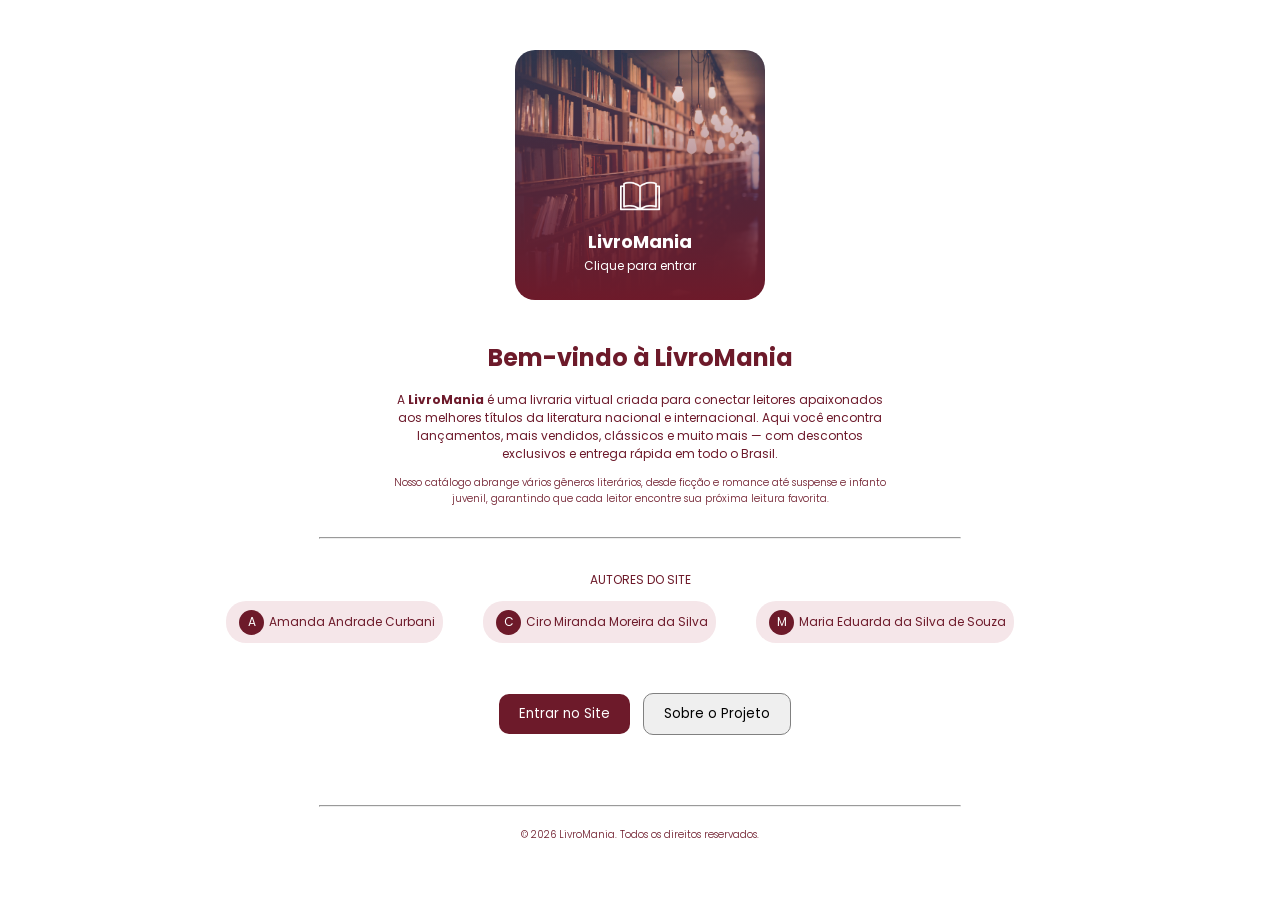
<file: index.html>
<!DOCTYPE html>
<html lang="en">
<head>
    <meta charset="UTF-8">
    <meta name="viewport" content="width=device-width, initial-scale=1.0">
    <title>Projeto LivroMania</title>

    <link rel="preconnect" href="https://fonts.googleapis.com">
    <link rel="preconnect" href="https://fonts.gstatic.com" crossorigin>
    <link href="https://fonts.googleapis.com/css2?family=Poppins:ital,wght@0,100;0,200;0,300;0,400;0,500;0,600;0,700;0,800;0,900;1,100;1,200;1,300;1,400;1,500;1,600;1,700;1,800;1,900&display=swap" rel="stylesheet">

    <link rel="stylesheet" href="index.css">

    <link rel="icon" type="image/svg+xml" href="icon/livro-esquerdo.svg" sizes="any">
</head>
<body>
    <main>
    <a href="HomePage.html" class="linkImg">
        <div class="cardLink">
            <span>
                <img src="icon/livroBranco.png">
                <h2>LivroMania</h2>
                <p>Clique para entrar</p>
            </span>
        </div>
    </a>

    <div class="info">
        <h1>Bem-vindo à LivroMania</h1>
        <p>A <span>LivroMania</span> é uma livraria virtual criada para conectar leitores apaixonados aos melhores títulos da literatura nacional e internacional. Aqui você encontra lançamentos, mais vendidos, clássicos e muito mais — com descontos exclusivos e entrega rápida em todo o Brasil.</p>

        <p class="legenda">Nosso catálogo abrange vários gêneros literários, desde ficção e romance até suspense e infanto juvenil, garantindo que cada leitor encontre sua próxima leitura favorita.</p>
    </div>
    

    <hr>
    <h3>AUTORES DO SITE</h3>
    <div class="aut">
        
        <span class="autores">
            <div class="iconAut">A</div>
            <p>Amanda Andrade Curbani</p>
        </span>

        <span class="autores">
            <div class="iconAut">C</div>
            <p>Ciro Miranda Moreira da Silva</p>
        </span>

        <span class="autores">
            <div class="iconAut">M</div>
            <p>Maria Eduarda da Silva de Souza</p>
        </span>
    </div>

    <div class="botoes">
        <a href="HomePage.html"><button id="entrar" class="botao" >Entrar no Site</button></a>
        <a href="sobre.html"><button  id="sobre" class="botao">Sobre o Projeto</button></a>
    </div>
    
    </main>

    <footer>
        <hr>
        <p>© 2026 LivroMania. Todos os direitos reservados.</p>
    </footer>
    
</body>
</html>
</file>
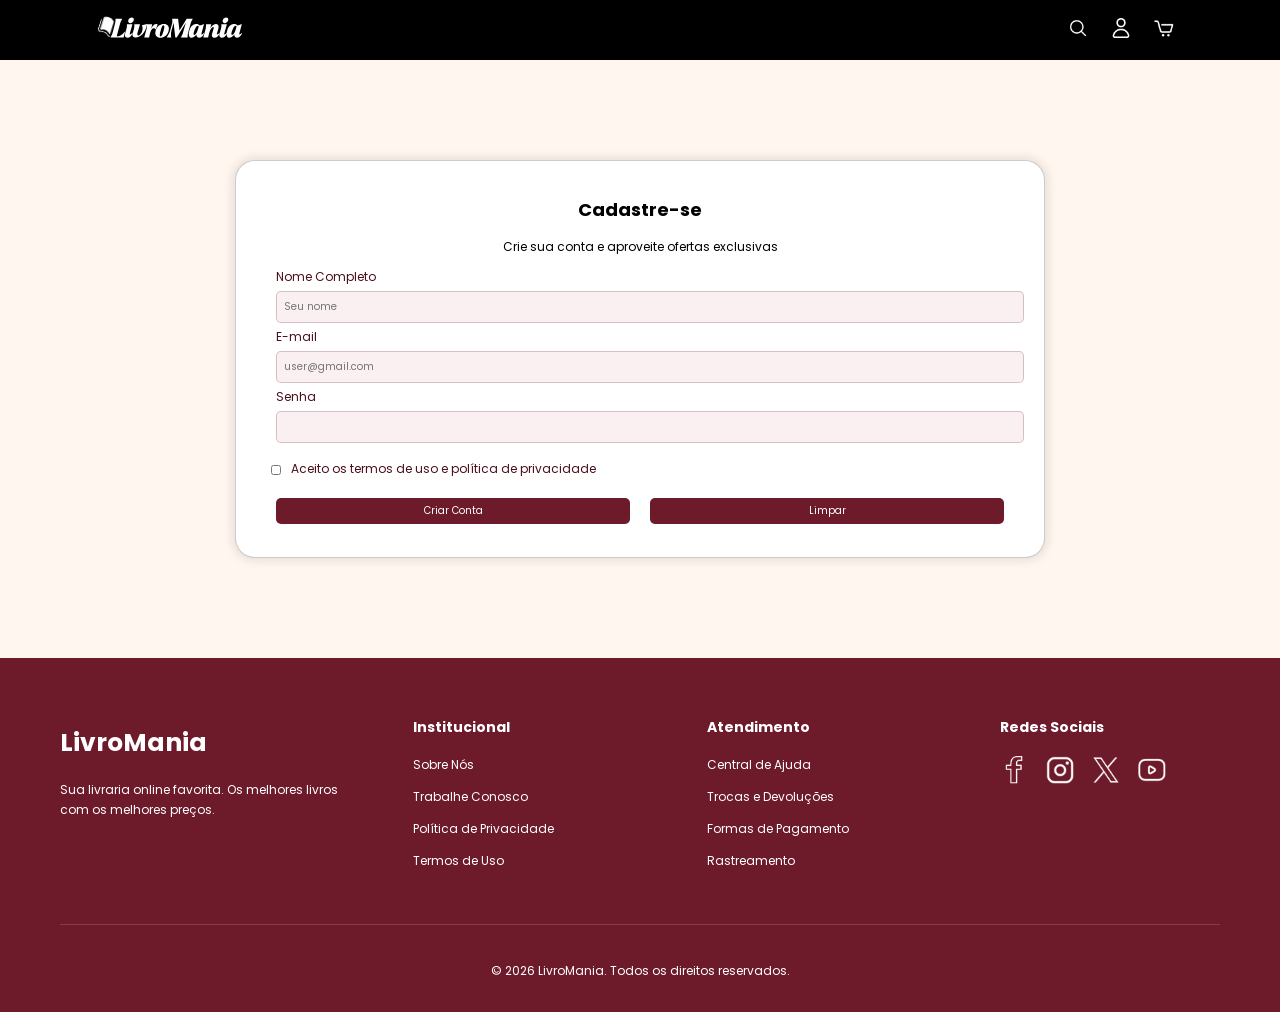
<file: cadastro.html>
<!DOCTYPE html>
<html lang="pt-br">
<head>
    <meta charset="UTF-8">
    <meta name="viewport" content="width=device-width, initial-scale=1.0">
    <title>Cadastro</title>

    <link rel="preconnect" href="https://fonts.googleapis.com">
    <link rel="preconnect" href="https://fonts.gstatic.com" crossorigin>
    <link href="https://fonts.googleapis.com/css2?family=Poppins:ital,wght@0,100;0,200;0,300;0,400;0,500;0,600;0,700;0,800;0,900;1,100;1,200;1,300;1,400;1,500;1,600;1,700;1,800;1,900&display=swap" rel="stylesheet">

    <link rel="stylesheet" href="cadastro.css">

    <link rel="icon" type="image/svg+xml" href="icon/livro-esquerdo.svg" sizes="any">
</head>
<body>
     <!-- CABEÇALHO -->
    <header>
        <nav>
            <div class="containerNav">

                <a href="HomePage.html" class="logo">
                    <img src="icon/logo.svg">
                </a>

                <span>
                    <button class="icon"><img src="icon/lupa.png"></button>
                    <a href="cadastro.html"><button class="icon"><img src="icon/user.png"></button></a>
                    <button class="icon"><img src="icon/carrinho.png"></button>
                </span>
            </div>

        </nav>
    </header>
          <span id="contForm">
                <section class="formulario">
                        <h2>Cadastre-se</h2>
                        <p>Crie sua conta e aproveite ofertas exclusivas</p>
                        
                        <form method="post" action="mailto:livromania35@gmail.com">
                            <label for="nome">Nome Completo</label>
                            <input type="text" name="nome" size="200" required placeholder="Seu nome">
                            
                            <label for="email">E-mail</label>
                            <input type="email" name="email" size="200" required placeholder="user@gmail.com">
                            
                            <label for="senha">Senha</label>
                            <input type="password" name="senha" size="200" maxlength="12"required>
                            
                        
                        
                            <labeL for="genero"></labeL>
                            

                            
                            <spam class= "conta">
                                <input type="checkbox" class="aceito" required>
                                <label for="checkbox" class="aceito">Aceito os termos de uso e política de privacidade</label>
                            </spam>

                            <spam id="envio">
                                <input id="conta" type="submit" value="Criar Conta">
                                <input id="conta" type="reset" value="Limpar">
                            </spam>
                        </form>
            </section>
          </span>
 

             <!-- MENU HAMBURGUER -->
        <div id="menuresp">
            
            <nav class="menumobile">
                <a href="HomePage.html" class="linkHome"><img src="icon/logo.svg" id="logo"></a>
                <input type= "checkbox" class="menu-faketrigger">
                <div class="menu-lines">
                    <span ></span>
                    <span ></span>
                    <span ></span>
                </div>

                <ul>
                    <li><a href="HomePage.html">Home</a></li>
                    <li><a href="generosLiterarios.html">Livros</a></li>
                    <li><a href="cadastro.html">Cadastro</a></li>
                    <li><a href="index.html">Index</a></li>
                    <li><a href="sobre.html">Sobre o Projeto</a></li>
                </ul>
           </nav> 
        </div>  
        
        <!--RODAPÉ-->

        <footer>
            <div class="footer-container">

                <div class="footer-col">
                    <h2>LivroMania</h2>
                    <p>Sua livraria online favorita. Os melhores livros com os melhores preços.</p>
                </div>

                <div class="footer-col">
                    <h3>Institucional</h3>
                    <ul>
                        <li><a href="#">Sobre Nós</a></li>
                        <li><a href="#">Trabalhe Conosco</a></li>
                        <li><a href="#">Política de Privacidade</a></li>
                        <li><a href="#">Termos de Uso</a></li>
                    </ul>
                </div>

                <div class="footer-col">
                    <h3>Atendimento</h3>
                    <ul>
                        <li><a href="#">Central de Ajuda</a></li>
                        <li><a href="#">Trocas e Devoluções</a></li>
                        <li><a href="#">Formas de Pagamento</a></li>
                        <li><a href="#">Rastreamento</a></li>
                    </ul>
                </div>

                <div class="footer-col">
                    <h3>Redes Sociais</h3>

                    <div class="social-icons">
                        <a href="#"><img src="icon/facebook.png" alt="Facebook"></a>
                        <a href="#"><img src="icon/instagram.png" alt="Instagram"></a>
                        <a href="#"><img src="icon/x-app.png" alt="X"></a>
                        <a href="#"><img src="icon/youtube.png" alt="YouTube"></a>
                    </div>
                </div>

            </div>

            <div class="footer-bottom">
                <p>© 2026 LivroMania. Todos os direitos reservados.</p>
            </div>

        </footer>

</body>
</html>
</file>
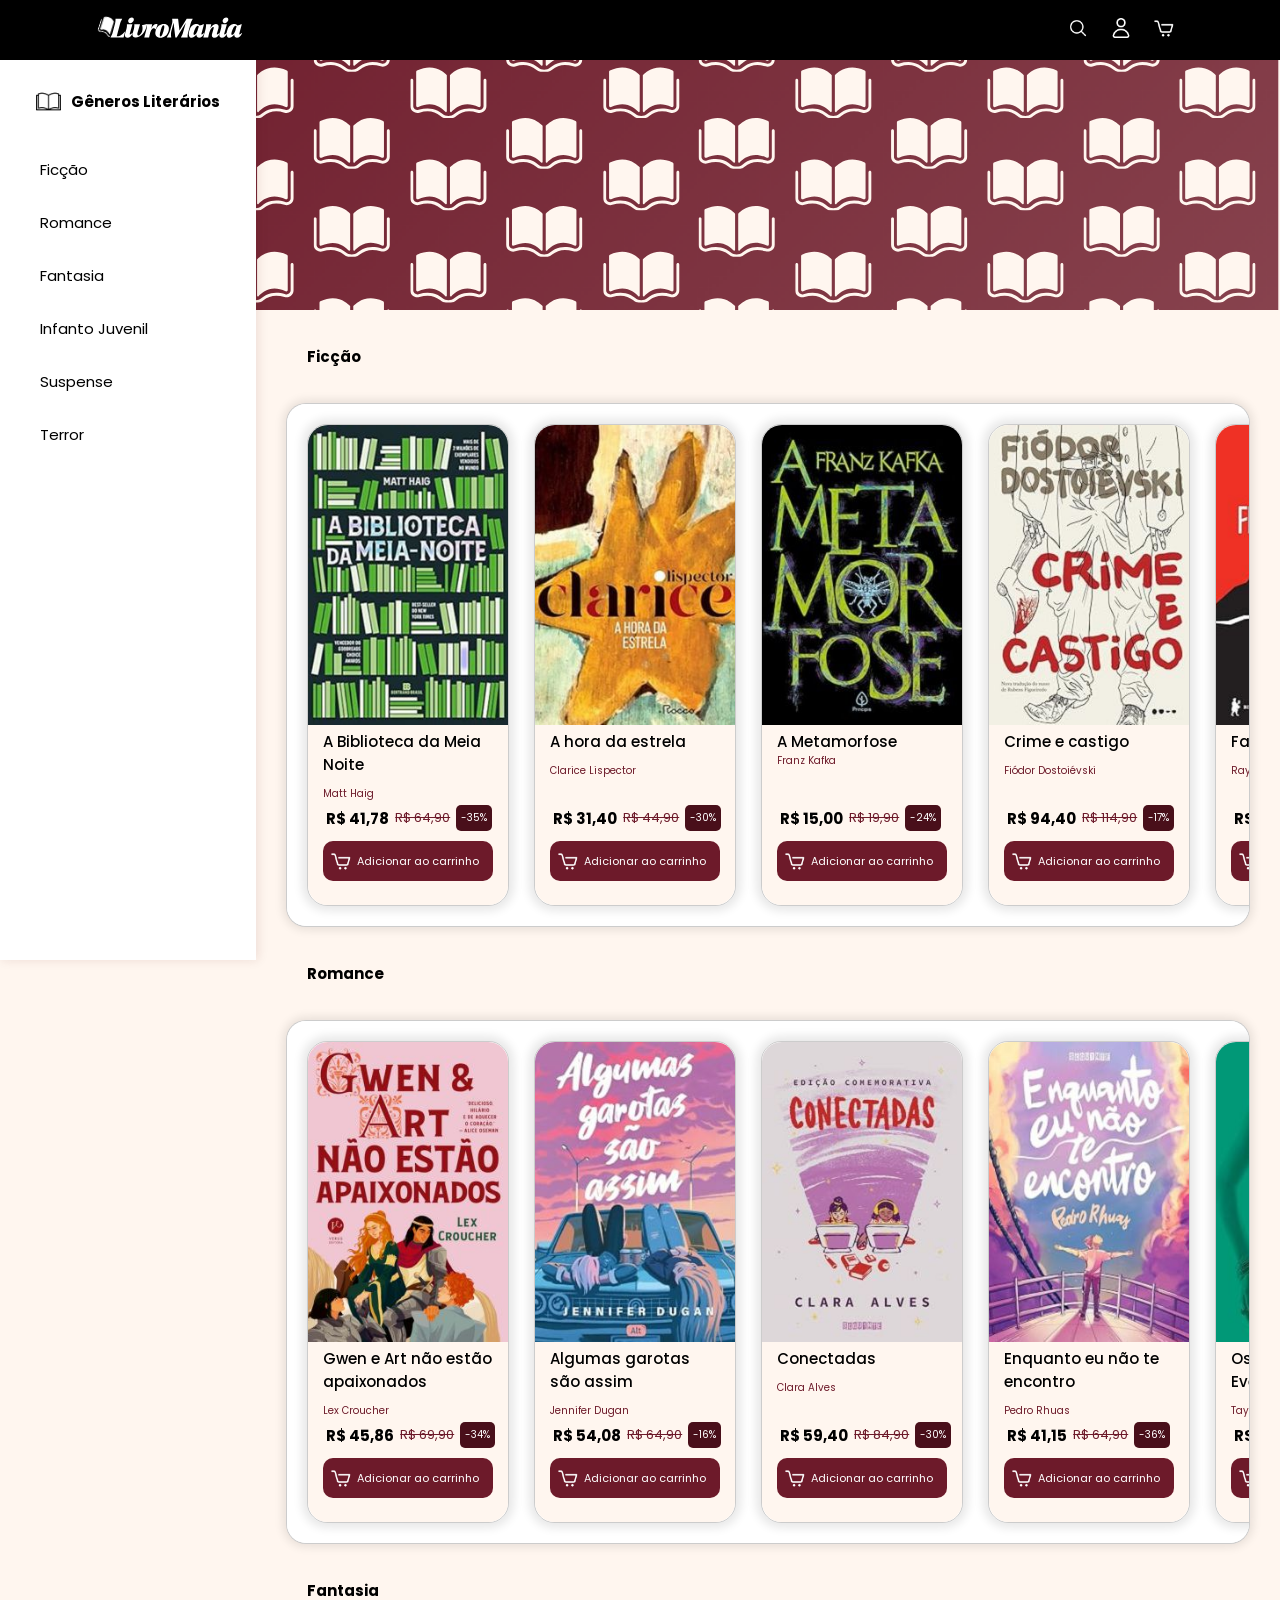
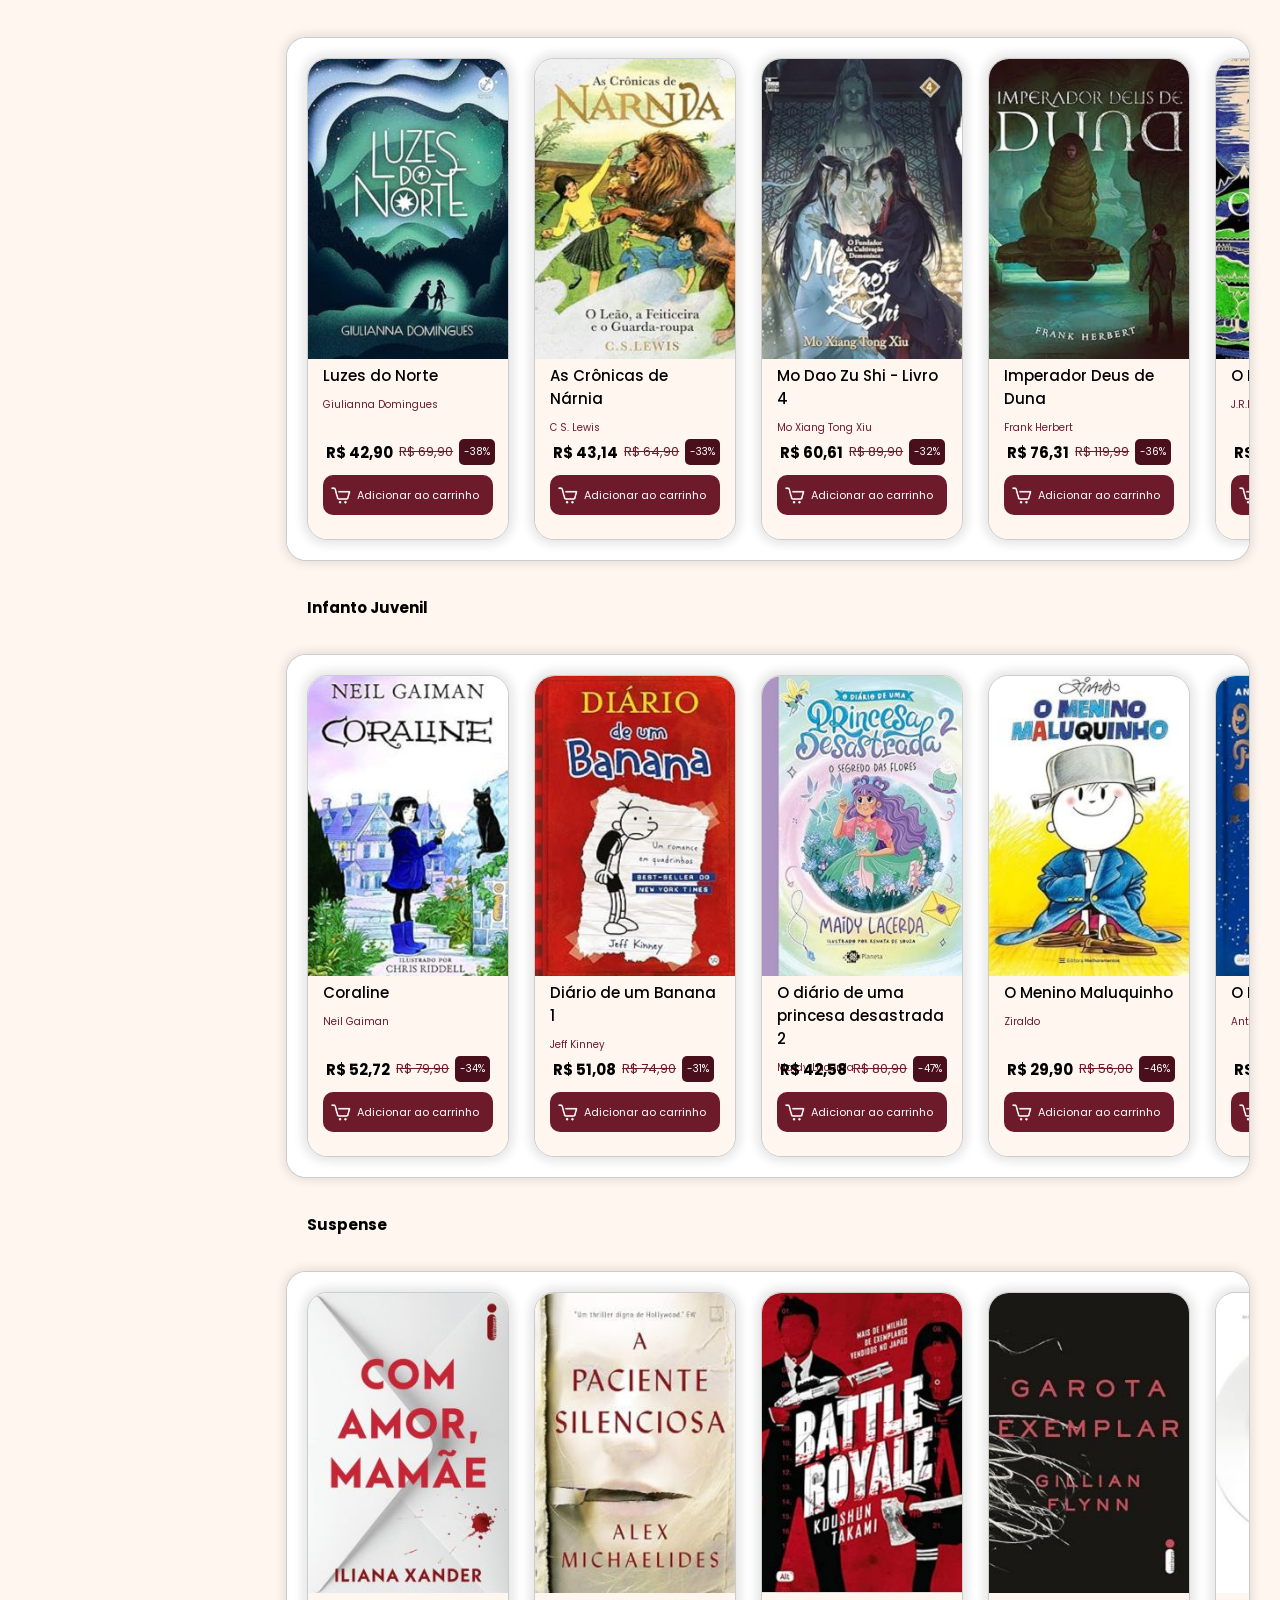
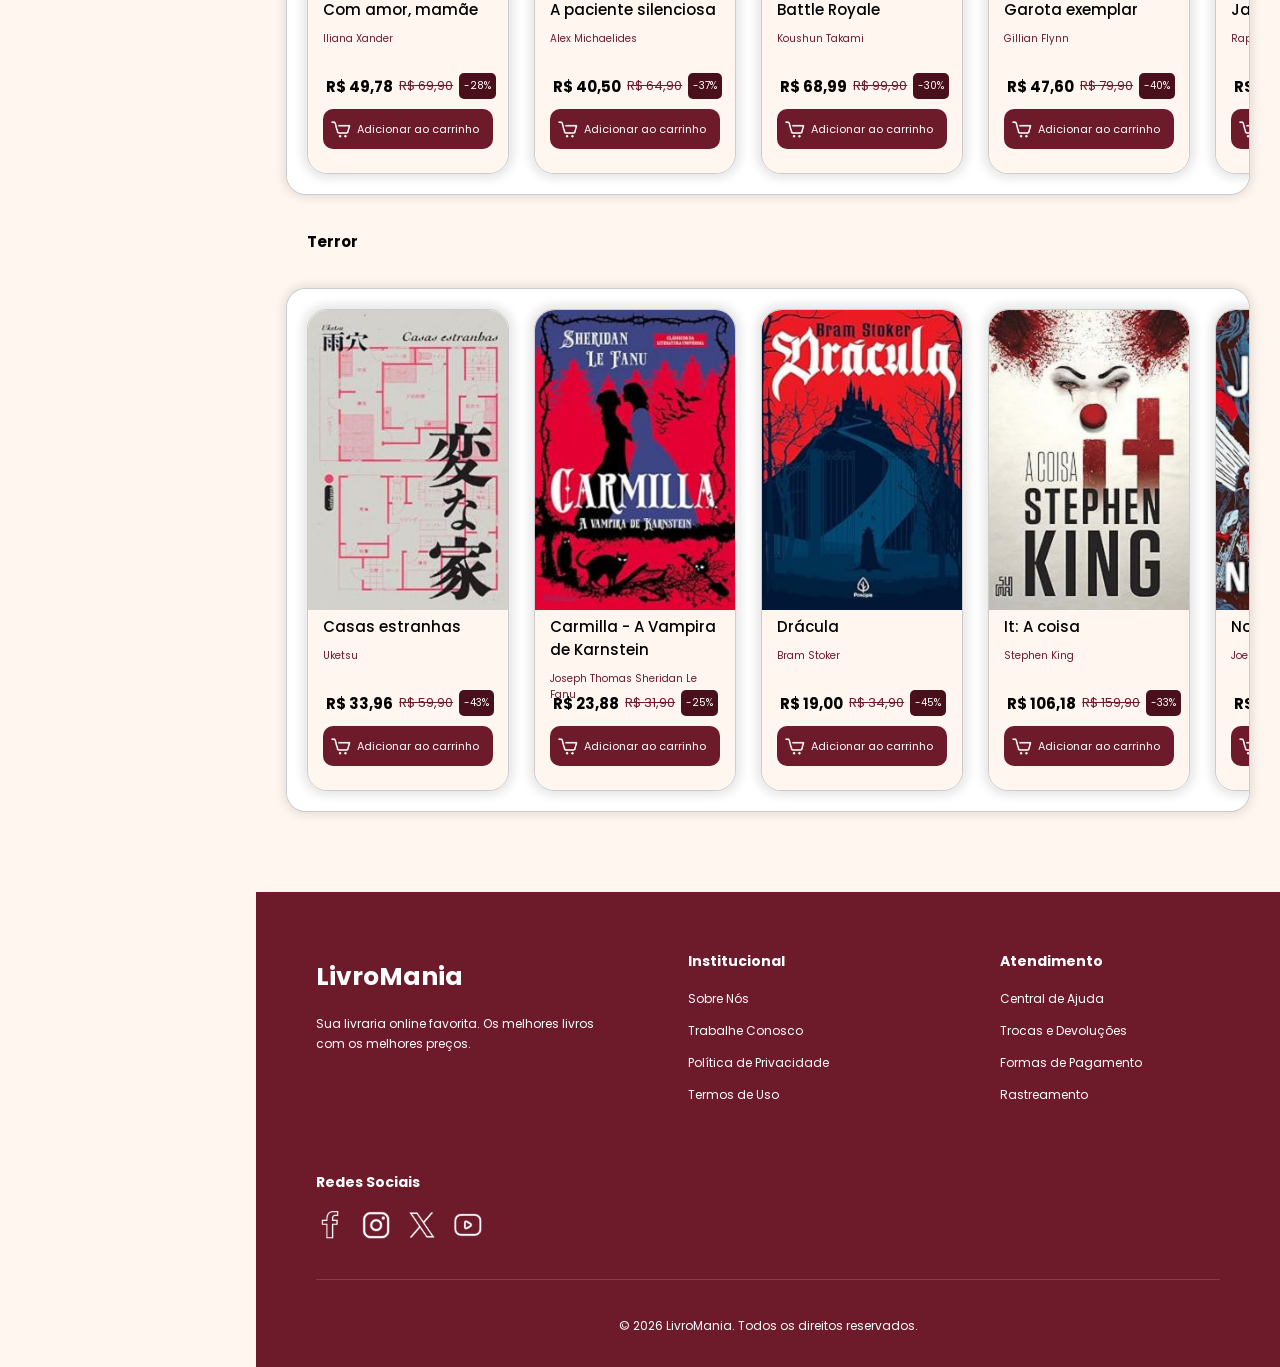
<file: generosLiterarios.html>
<!DOCTYPE html>
<html lang="pt-br">

<head>
    <meta charset="UTF-8">
    <meta name="viewport" content="width=device-width, initial-scale=1.0">
    <title>Livros</title>

    <link rel="stylesheet" href="generosLiterarios.css">

    <link rel="preconnect" href="https://fonts.googleapis.com">
    <link rel="preconnect" href="https://fonts.gstatic.com" crossorigin>
    <link
        href="https://fonts.googleapis.com/css2?family=Poppins:ital,wght@0,100;0,200;0,300;0,400;0,500;0,600;0,700;0,800;0,900;1,100;1,200;1,300;1,400;1,500;1,600;1,700;1,800;1,900&display=swap"
        rel="stylesheet">

        <link rel="icon" type="image/svg+xml" href="icon/livro-esquerdo.svg" sizes="any">
</head>

<body>
    <!-- CABEÇALHO -->
    <header>
        <nav>
            <div class="containerNav">
                <a href="HomePage.html" class="logo">
                    <img src="icon/logo.svg">
                </a>

                <span>
                    <button class="icon"><img src="icon/lupa.png"></button>
                    <a href="cadastro.html"><button class="icon"><img src="icon/user.png"></button></a>
                    <button class="icon"><img src="icon/carrinho.png"></button>
                </span>
            </div>
        </nav>
    </header>

    <!-- MENU LATERAL -->

    <aside>
        <nav class="menulateral">
            <span>
                <img src="icon/livro.png">
                <h3 class="titulo">Gêneros Literários</h3>
            </span>
            <ul>
                <li><a href="#fic">Ficção</a></li>
                <li><a href="#rom">Romance</a></li>
                <li><a href="#fant">Fantasia</a></li>
                <li><a href="#inf">Infanto Juvenil</a></li>
                <li><a href="#sus">Suspense</a></li>
                <li><a href="#ter">Terror</a></li>
            </ul>
        </nav>
    </aside>


    <div class="containerMain">

        <h3 class="titulo" id="fic">Ficção</h3>

        <section class="lancamentos secLivros">

            <span class="livros">


                <a href="livros/livroFiccao.html" class="linkLivro"><img class="capa"
                        src="capas/Ficcao/capaFic1.jpg"></a>
                <div>
                    <span class="boxInfo">
                        <h4>A Biblioteca da Meia Noite</h4>
                        <p>Matt Haig</p>
                    </span>


                    <section class="containerInfo">
                        <span class="box">
                            <p>R$ 41,78</p>
                            <p class="preco">R$ 64,90</p>
                            <p>-35%</p>
                        </span>

                        <span class="addCarrinho">
                            <img src="icon/carrinho.png">
                            <button><a class="linkCompra" href="#">Adicionar ao carrinho</a></button>
                        </span>
                    </section>

                </div>

            </span>

            <span class="livros">

                <img class="capa" src="capas/Ficcao/capaFic2.jpg">
                <div>
                    <span class="boxInfo">
                        <h4>A hora da estrela</h4>
                        <p>Clarice Lispector</p>
                    </span>

                    <section class="containerInfo">
                        <span class="box">
                            <p>R$ 31,40</p>
                            <p class="preco">R$ 44,90</p>
                            <p>-30%</p>
                        </span>

                        <span class="addCarrinho">
                            <img src="icon/carrinho.png">
                            <button><a class="linkCompra" href="#">Adicionar ao carrinho</a></button>
                        </span>
                    </section>

                </div>
            </span>

            <span class="livros">

                <img class="capa" src="capas/Ficcao/capaFic3.jpg">
                <div>

                    <span class="boxInfo">
                        <h4>A Metamorfose</h4>
                        <span>Franz Kafka</span>
                    </span>


                    <section class="containerInfo">
                        <span class="box">
                            <p>R$ 15,00</p>
                            <p class="preco">R$ 19,90</p>
                            <p>-24%</p>
                        </span>
                    </section>


                    <span class="addCarrinho">
                        <img src="icon/carrinho.png">
                        <button><a class="linkCompra" href="#">Adicionar ao carrinho</a></button>
                    </span>

                </div>
            </span>

            <span class="livros">

                <img class="capa" src="capas/Ficcao/capaFic4.jpg">
                <div>

                    <span class="boxInfo">
                        <h4>Crime e castigo</h4>
                        <p>Fiódor Dostoiévski</p>
                    </span>


                    <section class="containerInfo">
                        <span class="box">
                            <p>R$ 94,40</p>
                            <p class="preco">R$ 114,90</p>
                            <p>-17%</p>
                        </span>
                    </section>


                    <span class="addCarrinho">
                        <img src="icon/carrinho.png">
                        <button><a class="linkCompra" href="#">Adicionar ao carrinho</a></button>
                    </span>

                </div>
            </span>

            <span class="livros">

                <img class="capa" src="capas/Ficcao/capaFic5.jpg">
                <div>

                    <span class="boxInfo">
                        <h4>Fahrenheit 451</h4>
                        <p>Ray Bradbury</p>
                    </span>


                    <section class="containerInfo">
                        <span class="box">
                            <p>R$ 38,38</p>
                            <p class="preco">R$ 64,90</p>
                            <p>-40%</p>
                        </span>
                    </section>


                    <span class="addCarrinho">
                        <img src="icon/carrinho.png">
                        <button><a class="linkCompra" href="#">Adicionar ao carrinho</a></button>
                    </span>

                </div>
            </span>

            <span class="livros">

                <img class="capa" src="capas/Ficcao/capaFic6.jpg">
                <div>

                    <span class="boxInfo">
                        <h4>Memórias póstumas de Brás Cubas</h4>
                        <p>Machado de Assis</p>
                    </span>


                    <section class="containerInfo">
                        <span class="box">
                            <p>R$ 73,64</p>
                            <p class="preco">R$ 99,90</p>
                            <p>-26%</p>
                        </span>

                    </section>


                    <span class="addCarrinho">
                        <img src="icon/carrinho.png">
                        <button><a class="linkCompra" href="#">Adicionar ao carrinho</a></button>
                    </span>

                </div>
            </span>


        </section>

        <h3 class="titulo" id="rom">Romance</h3>

        <section class="lancamentos secLivros">
            <span class="livros">

                <a href="livros/livroRomance.html" class="linkLivro"><img class="capa"
                        src="capas/Romance/capaRom1.jpg"></a>
                <div>

                    <span class="boxInfo">
                        <h4>Gwen e Art não estão apaixonados</h4>
                        <p>Lex Croucher</p>
                    </span>


                    <section class="containerInfo">
                        <span class="box">
                            <p>R$ 45,86</p>
                            <p class="preco">R$ 69,90</p>
                            <p>-34%</p>
                        </span>

                    </section>


                    <span class="addCarrinho">
                        <img src="icon/carrinho.png">
                        <button><a class="linkCompra" href="#">Adicionar ao carrinho</a></button>
                    </span>

                </div>
            </span>

            <span class="livros">

                <img class="capa" src="capas/Romance/capaRom2.jpg">
                <div>

                    <span class="boxInfo">
                        <h4>Algumas garotas são assim</h4>
                        <p>Jennifer Dugan</p>
                    </span>


                    <section class="containerInfo">
                        <span class="box">
                            <p>R$ 54,08</p>
                            <p class="preco">R$ 64,90</p>
                            <p>-16%</p>
                        </span>

                    </section>


                    <span class="addCarrinho">
                        <img src="icon/carrinho.png">
                        <button><a class="linkCompra" href="#">Adicionar ao carrinho</a></button>
                    </span>

                </div>
            </span>

            <span class="livros">

                <img class="capa" src="capas/Romance/capaRom3.jpg">
                <div>

                    <span class="boxInfo">
                        <h4>Conectadas</h4>
                        <p>Clara Alves</p>
                    </span>


                    <section class="containerInfo">
                        <span class="box">
                            <p>R$ 59,40</p>
                            <p class="preco">R$ 84,90</p>
                            <p>-30%</p>
                        </span>

                    </section>


                    <span class="addCarrinho">
                        <img src="icon/carrinho.png">
                        <button><a class="linkCompra" href="#">Adicionar ao carrinho</a></button>
                    </span>

                </div>
            </span>

            <span class="livros">

                <img class="capa" src="capas/Romance/capaRom4.jpg">
                <div>

                    <span class="boxInfo">
                        <h4>Enquanto eu não te encontro</h4>
                        <p>Pedro Rhuas</p>
                    </span>


                    <section class="containerInfo">
                        <span class="box">
                            <p>R$ 41,15</p>
                            <p class="preco">R$ 64,90</p>
                            <p>-36%</p>
                        </span>

                    </section>


                    <span class="addCarrinho">
                        <img src="icon/carrinho.png">
                        <button><a class="linkCompra" href="#">Adicionar ao carrinho</a></button>
                    </span>

                </div>
            </span>

            <span class="livros">

                <img class="capa" src="capas/Romance/capaRom5.jpg">
                <div>

                    <span class="boxInfo">
                        <h4>Os sete maridos de Evelyn Hugo</h4>
                        <p>Taylor Jenkins Reid</p>
                    </span>


                    <section class="containerInfo">
                        <span class="box">
                            <p>R$ 41,68</p>
                            <p class="preco">R$ 59,90</p>
                            <p>-30%</p>
                        </span>

                    </section>


                    <span class="addCarrinho">
                        <img src="icon/carrinho.png">
                        <button><a class="linkCompra" href="#">Adicionar ao carrinho</a></button>
                    </span>

                </div>
            </span>

            <span class="livros">

                <img class="capa" src="capas/Romance/capaRom6.jpg">
                <div>

                    <span class="boxInfo">
                        <h4>Bênção do Oficial Celestial</h4>
                        <p>Mo Xiang Tong Xiu</p>
                    </span>


                    <section class="containerInfo">
                        <span class="box">
                            <p>R$ 63,80</p>
                            <p class="preco">R$ 89,90</p>
                            <p>-29%</p>
                        </span>

                    </section>


                    <span class="addCarrinho">
                        <img src="icon/carrinho.png">
                        <button><a class="linkCompra" href="#">Adicionar ao carrinho</a></button>
                    </span>

                </div>
            </span>


        </section>

        <h3 class="titulo" id="fant">Fantasia</h3>

        <section class="lancamentos secLivros">
            <span class="livros">

                <a href="livros/livroFantasia.html" class="linkLivro"><img class="capa"
                        src="capas/Fantasia/capaFant1.jpg"></a>
                <div>
                    <span class="boxInfo">
                        <h4>Luzes do Norte</h4>
                        <p>Giulianna Domingues</p>
                    </span>


                    <section class="containerInfo">
                        <span class="box">
                            <p>R$ 42,90</p>
                            <p class="preco">R$ 69,90</p>
                            <p>-38%</p>
                        </span>

                    </section>


                    <span class="addCarrinho">
                        <img src="icon/carrinho.png">
                        <button><a class="linkCompra" href="#">Adicionar ao carrinho</a></button>
                    </span>

                </div>
            </span>

            <span class="livros">

                <img class="capa" src="capas/Fantasia/capaFant2.jpg">
                <div>
                    <span class="boxInfo">
                        <h4>As Crônicas de Nárnia</h4>
                        <p>C S. Lewis</p>
                    </span>


                    <section class="containerInfo">
                        <span class="box">
                            <p>R$ 43,14</p>
                            <p class="preco">R$ 64,90</p>
                            <p>-33%</p>
                        </span>

                        <span class="addCarrinho">
                            <img src="icon/carrinho.png">
                            <button><a class="linkCompra" href="#">Adicionar ao carrinho</a></button>
                        </span>
                    </section>
                </div>

            </span>

            <span class="livros">

                <img class="capa" src="capas/Fantasia/capaFant3.jpg">
                <div>
                    <span class="boxInfo">
                        <h4>Mo Dao Zu Shi - Livro 4</h4>
                        <p>Mo Xiang Tong Xiu</p>
                    </span>


                    <section class="containerInfo">
                        <span class="box">
                            <p>R$ 60,61</p>
                            <p class="preco">R$ 89,90</p>
                            <p>-32%</p>
                        </span>

                        <span class="addCarrinho">
                            <img src="icon/carrinho.png">
                            <button><a class="linkCompra" href="#">Adicionar ao carrinho</a></button>
                        </span>
                    </section>
                </div>

            </span>

            <span class="livros">

                <img class="capa" src="capas/Fantasia/capaFant4.jpg">
                <div>
                    <span class="boxInfo">
                        <h4>Imperador Deus de Duna</h4>
                        <p>Frank Herbert</p>
                    </span>


                    <section class="containerInfo">
                        <span class="box">
                            <p>R$ 76,31</p>
                            <p class="preco">R$ 119,99</p>
                            <p>-36%</p>
                        </span>

                        <span class="addCarrinho">
                            <img src="icon/carrinho.png">
                            <button><a class="linkCompra" href="#">Adicionar ao carrinho</a></button>
                        </span>
                    </section>
                </div>

            </span>

            <span class="livros">

                <img class="capa" src="capas/Fantasia/capaFant5.jpg">
                <div>
                    <span class="boxInfo">
                        <h4>O Hobbit</h4>
                        <p>J.R.R. Tolkien</p>
                    </span>


                    <section class="containerInfo">
                        <span class="box">
                            <p>R$ 49,78</p>
                            <p class="preco">R$ 74,90</p>
                            <p>-33%</p>
                        </span>

                        <span class="addCarrinho">
                            <img src="icon/carrinho.png">
                            <button><a class="linkCompra" href="#">Adicionar ao carrinho</a></button>
                        </span>
                    </section>
                </div>

            </span>

            <span class="livros">

                <img class="capa" src="capas/Fantasia/capaFant6.jpg">
                <div>
                    <span class="boxInfo">
                        <h4>O mar de monstros - Percy Jackson</h4>
                        <p>Rick Riordan</p>
                    </span>


                    <section class="containerInfo">
                        <span class="box">
                            <p>R$ 44,86</p>
                            <p class="preco">R$ 69,90</p>
                            <p>-35%</p>
                        </span>

                        <span class="addCarrinho">
                            <img src="icon/carrinho.png">
                            <button><a class="linkCompra" href="#">Adicionar ao carrinho</a></button>
                        </span>
                    </section>
                </div>

            </span>


        </section>

        <h3 class="titulo" id="inf">Infanto Juvenil</h3>

        <section class="lancamentos secLivros">
            <span class="livros">

                <a href="livros/livroJuvenil.html" class="linkLivro"><img class="capa"
                        src="capas/Juvenil/capaJuv1.jpg"></a>
                <div>
                    <span class="boxInfo">
                        <h4>Coraline</h4>
                        <p>Neil Gaiman</p>
                    </span>


                    <section class="containerInfo">
                        <span class="box">
                            <p>R$ 52,72</p>
                            <p class="preco">R$ 79,90</p>
                            <p>-34%</p>
                        </span>

                    </section>


                    <span class="addCarrinho">
                        <img src="icon/carrinho.png">
                        <button><a class="linkCompra" href="#">Adicionar ao carrinho</a></button>
                    </span>

                </div>
            </span>

            <span class="livros">

                <img class="capa" src="capas/Juvenil/capaJuv2.jpg">
                <div>
                    <span class="boxInfo">
                        <h4>Diário de um Banana 1</h4>
                        <p>Jeff Kinney</p>
                    </span>


                    <section class="containerInfo">
                        <span class="box">
                            <p>R$ 51,08</p>
                            <p class="preco">R$ 74,90</p>
                            <p>-31%</p>
                        </span>

                        <span class="addCarrinho">
                            <img src="icon/carrinho.png">
                            <button><a class="linkCompra" href="#">Adicionar ao carrinho</a></button>
                        </span>
                    </section>
                </div>

            </span>

            <span class="livros">

                <img class="capa" src="capas/Juvenil/capaJuv3.jpg">
                <div>
                    <span class="boxInfo">
                        <h4>O diário de uma princesa desastrada 2</h4>
                        <p>Maidy Lacerda</p>
                    </span>


                    <section class="containerInfo">
                        <span class="box">
                            <p>R$ 42,58</p>
                            <p class="preco">R$ 80,90</p>
                            <p>-47%</p>
                        </span>

                        <span class="addCarrinho">
                            <img src="icon/carrinho.png">
                            <button><a class="linkCompra" href="#">Adicionar ao carrinho</a></button>
                        </span>
                    </section>
                </div>

            </span>

            <span class="livros">

                <img class="capa" src="capas/Juvenil/capaJuv4.jpg">
                <div>
                    <span class="boxInfo">
                        <h4>O Menino Maluquinho</h4>
                        <p>Ziraldo</p>
                    </span>


                    <section class="containerInfo">
                        <span class="box">
                            <p>R$ 29,90</p>
                            <p class="preco">R$ 56,00</p>
                            <p>-46%</p>
                        </span>

                        <span class="addCarrinho">
                            <img src="icon/carrinho.png">
                            <button><a class="linkCompra" href="#">Adicionar ao carrinho</a></button>
                        </span>
                    </section>
                </div>

            </span>

            <span class="livros">

                <img class="capa" src="capas/Juvenil/capaJuv5.jpg">
                <div>
                    <span class="boxInfo">
                        <h4>O Pequeno Príncipe</h4>
                        <p>Antoine Saint-Exupery</p>
                    </span>


                    <section class="containerInfo">
                        <span class="box">
                            <p>R$ 13,90</p>
                            <p class="preco">R$ 19,90</p>
                            <p>-30%</p>
                        </span>

                        <span class="addCarrinho">
                            <img src="icon/carrinho.png">
                            <button><a class="linkCompra" href="#">Adicionar ao carrinho</a></button>
                        </span>
                    </section>
                </div>

            </span>

            <span class="livros">

                <img class="capa" src="capas/Juvenil/capaJuv6.jpg">
                <div>
                    <span class="boxInfo">
                        <h4>Turma da Mônica</h4>
                        <p>Marcos Martinz</p>
                    </span>


                    <section class="containerInfo">
                        <span class="box">
                            <p>R$ 18,83</p>
                            <p class="preco">R$ 39,90</p>
                            <p>-52%</p>
                        </span>

                        <span class="addCarrinho">
                            <img src="icon/carrinho.png">
                            <button><a class="linkCompra" href="#">Adicionar ao carrinho</a></button>
                        </span>
                    </section>
                </div>

            </span>


        </section>

        <h3 class="titulo" id="sus">Suspense</h3>

        <section class="lancamentos secLivros">
            <span class="livros">

                <a href="livros/livroSuspense.html" class="linkLivro"><img class="capa"
                        src="capas/Suspense/capaSus1.jpg"></a>
                <div>
                    <span class="boxInfo">
                        <h4>Com amor, mamãe</h4>
                        <p>Iliana Xander</p>
                    </span>


                    <section class="containerInfo">
                        <span class="box">
                            <p>R$ 49,78</p>
                            <p class="preco">R$ 69,90</p>
                            <p>-28%</p>
                        </span>

                    </section>


                    <span class="addCarrinho">
                        <img src="icon/carrinho.png">
                        <button><a class="linkCompra" href="#">Adicionar ao carrinho</a></button>
                    </span>

                </div>
            </span>

            <span class="livros">

                <img class="capa" src="capas/Suspense/capaSus2.jpg">
                <div>
                    <span class="boxInfo">
                        <h4>A paciente silenciosa</h4>
                        <p>Alex Michaelides</p>
                    </span>


                    <section class="containerInfo">
                        <span class="box">
                            <p>R$ 40,50</p>
                            <p class="preco">R$ 64,90</p>
                            <p>-37%</p>
                        </span>

                        <span class="addCarrinho">
                            <img src="icon/carrinho.png">
                            <button><a class="linkCompra" href="#">Adicionar ao carrinho</a></button>
                        </span>
                    </section>
                </div>

            </span>

            <span class="livros">

                <img class="capa" src="capas/Suspense/capaSus3.jpg">
                <div>
                    <span class="boxInfo">
                        <h4>Battle Royale</h4>
                        <p>Koushun Takami</p>
                    </span>


                    <section class="containerInfo">
                        <span class="box">
                            <p>R$ 68,99</p>
                            <p class="preco">R$ 99,90</p>
                            <p>-30%</p>
                        </span>

                        <span class="addCarrinho">
                            <img src="icon/carrinho.png">
                            <button><a class="linkCompra" href="#">Adicionar ao carrinho</a></button>
                        </span>
                    </section>
                </div>

            </span>

            <span class="livros">

                <img class="capa" src="capas/Suspense/capaSus4.jpg">
                <div>
                    <span class="boxInfo">
                        <h4>Garota exemplar</h4>
                        <p>Gillian Flynn</p>
                    </span>


                    <section class="containerInfo">
                        <span class="box">
                            <p>R$ 47,60</p>
                            <p class="preco">R$ 79,90</p>
                            <p>-40%</p>
                        </span>

                        <span class="addCarrinho">
                            <img src="icon/carrinho.png">
                            <button><a class="linkCompra" href="#">Adicionar ao carrinho</a></button>
                        </span>
                    </section>
                </div>

            </span>

            <span class="livros">

                <img class="capa" src="capas/Suspense/capaSus5.jpg">
                <div>
                    <span class="boxInfo">
                        <h4>Jantar secreto</h4>
                        <p>Raphael Montes</p>
                    </span>


                    <section class="containerInfo">
                        <span class="box">
                            <p>R$ 44,00</p>
                            <p class="preco">R$ 69,90</p>
                            <p>-37%</p>
                        </span>

                        <span class="addCarrinho">
                            <img src="icon/carrinho.png">
                            <button><a class="linkCompra" href="#">Adicionar ao carrinho</a></button>
                        </span>
                    </section>
                </div>

            </span>

            <span class="livros">

                <img class="capa" src="capas/Suspense/capaSus6.jpg">
                <div>
                    <span class="boxInfo">
                        <h4>Misery: Louca obsessão</h4>
                        <p>Stephen King</p>
                    </span>


                    <section class="containerInfo">
                        <span class="box">
                            <p>R$ 58,33</p>
                            <p class="preco">R$ 97,90</p>
                            <p>-40%</p>
                        </span>

                        <span class="addCarrinho">
                            <img src="icon/carrinho.png">
                            <button><a class="linkCompra" href="#">Adicionar ao carrinho</a></button>
                        </span>
                    </section>
                </div>

            </span>


        </section>

        <h3 class="titulo" id="ter">Terror</h3>

        <section class="lancamentos secLivros">
            <span class="livros">

                <a href="livros/livroTerror.html" class="linkLivro"><img class="capa"
                        src="capas/Terror/capaTer1.jpg"></a>
                <div>
                    <span class="boxInfo">
                        <h4>Casas estranhas</h4>
                        <p>Uketsu</p>
                    </span>


                    <section class="containerInfo">
                        <span class="box">
                            <p>R$ 33,96</p>
                            <p class="preco">R$ 59,90</p>
                            <p>-43%</p>
                        </span>

                    </section>


                    <span class="addCarrinho">
                        <img src="icon/carrinho.png">
                        <button><a class="linkCompra" href="#">Adicionar ao carrinho</a></button>
                    </span>

                </div>
            </span>

            <span class="livros">

                <img class="capa" src="capas/Terror/capaTer2.jpg">
                <div>
                    <span class="boxInfo">
                        <h4>Carmilla - A Vampira de Karnstein</h4>
                        <p>Joseph Thomas Sheridan Le Fanu</p>
                    </span>


                    <section class="containerInfo">
                        <span class="box">
                            <p>R$ 23,88</p>
                            <p class="preco">R$ 31,90</p>
                            <p>-25%</p>
                        </span>

                        <span class="addCarrinho">
                            <img src="icon/carrinho.png">
                            <button><a class="linkCompra" href="#">Adicionar ao carrinho</a></button>
                        </span>
                    </section>
                </div>

            </span>

            <span class="livros">

                <img class="capa" src="capas/Terror/capaTer3.jpg">
                <div>
                    <span class="boxInfo">
                        <h4>Drácula</h4>
                        <p>Bram Stoker</p>
                    </span>


                    <section class="containerInfo">
                        <span class="box">
                            <p>R$ 19,00</p>
                            <p class="preco">R$ 34,90</p>
                            <p>-45%</p>
                        </span>

                        <span class="addCarrinho">
                            <img src="icon/carrinho.png">
                            <button><a class="linkCompra" href="#">Adicionar ao carrinho</a></button>
                        </span>
                    </section>
                </div>

            </span>

            <span class="livros">

                <img class="capa" src="capas/Terror/capaTer4.jpg">
                <div>
                    <span class="boxInfo">
                        <h4>It: A coisa</h4>
                        <p>Stephen King</p>
                    </span>


                    <section class="containerInfo">
                        <span class="box">
                            <p>R$ 106,18</p>
                            <p class="preco">R$ 159,90</p>
                            <p>-33%</p>
                        </span>

                        <span class="addCarrinho">
                            <img src="icon/carrinho.png">
                            <button><a class="linkCompra" href="#">Adicionar ao carrinho</a></button>
                        </span>
                    </section>
                </div>

            </span>

            <span class="livros">

                <img class="capa" src="capas/Terror/capaTer5.jpg">
                <div>
                    <span class="boxInfo">
                        <h4>Nosferatu</h4>
                        <p>Joe Hill</p>
                    </span>


                    <section class="containerInfo">
                        <span class="box">
                            <p>R$ 51,20</p>
                            <p class="preco">R$ 74,90</p>
                            <p>-31%</p>
                        </span>

                        <span class="addCarrinho">
                            <img src="icon/carrinho.png">
                            <button><a class="linkCompra" href="#">Adicionar ao carrinho</a></button>
                        </span>
                    </section>
                </div>

            </span>

            <span class="livros">

                <img class="capa" src="capas/Terror/capaTer6.jpg">
                <div>
                    <span class="boxInfo">
                        <h4>O iluminado</h4>
                        <p>Stephen King</p>
                    </span>


                    <section class="containerInfo">
                        <span class="box">
                            <p>R$ 59,81</p>
                            <p class="preco">R$ 114,90</p>
                            <p>-47%</p>
                        </span>

                        <span class="addCarrinho">
                            <img src="icon/carrinho.png">
                            <button><a class="linkCompra" href="#">Adicionar ao carrinho</a></button>
                        </span>
                    </section>
                </div>

            </span>
        
        </section>
    </div>

        <!-- MENU HAMBURGUER -->

        <div id="menuresp">

            <nav class="menumobile">
                <a href="HomePage.html" class="linkHome"><img src="icon/logo.svg" id="logo"></a>
                <input type="checkbox" class="menu-faketrigger">
                <div class="menu-lines">
                    <span></span>
                    <span></span>
                    <span></span>
                </div>

                <ul>
                    <li><a href="HomePage.html">Home</a></li>
                    <li><a href="generosLiterarios.html">Livros</a></li>

                    <li class="menu-item" id="gen"><a href="#fic">Ficção</a></li>
                    <li class="menu-item"><a href="#rom">Romance</a></li>
                    <li class="menu-item"><a href="#fant">Fantasia</a></li>
                    <li class="menu-item"><a href="#inf">Infanto-Juvenil</a></li>
                    <li class="menu-item"><a href="#sus">Suspense</a></li>
                    <li class="menu-item"><a href="#ter">Terror</a></li>


                    <li><a href="cadastro.html">Cadastro</a></li>
                    <li><a href="index.html">Index</a></li>
                    <li><a href="sobre.html">Sobre o Projeto</a></li>
                    
                </ul>
            </nav>
        </div>

        <!--RODAPÉ-->

        <footer>
            <div class="footer-container">

                <div class="footer-col">
                    <h2>LivroMania</h2>
                    <p>Sua livraria online favorita. Os melhores livros com os melhores preços.</p>
                </div>

                <div class="footer-col">
                    <h3>Institucional</h3>
                    <ul>
                        <li><a href="#">Sobre Nós</a></li>
                        <li><a href="#">Trabalhe Conosco</a></li>
                        <li><a href="#">Política de Privacidade</a></li>
                        <li><a href="#">Termos de Uso</a></li>
                    </ul>
                </div>

                <div class="footer-col">
                    <h3>Atendimento</h3>
                    <ul>
                        <li><a href="#">Central de Ajuda</a></li>
                        <li><a href="#">Trocas e Devoluções</a></li>
                        <li><a href="#">Formas de Pagamento</a></li>
                        <li><a href="#">Rastreamento</a></li>
                    </ul>
                </div>

                <div class="footer-col">
                    <h3>Redes Sociais</h3>

                    <div class="social-icons">
                        <a href="#"><img src="icon/facebook.png" alt="Facebook"></a>
                        <a href="#"><img src="icon/instagram.png" alt="Instagram"></a>
                        <a href="#"><img src="icon/x-app.png" alt="X"></a>
                        <a href="#"><img src="icon/youtube.png" alt="YouTube"></a>
                    </div>
                </div>

            </div>

            <div class="footer-bottom">
                <p>© 2026 LivroMania. Todos os direitos reservados.</p>
            </div>

        </footer>


</body>

</html>
</file>
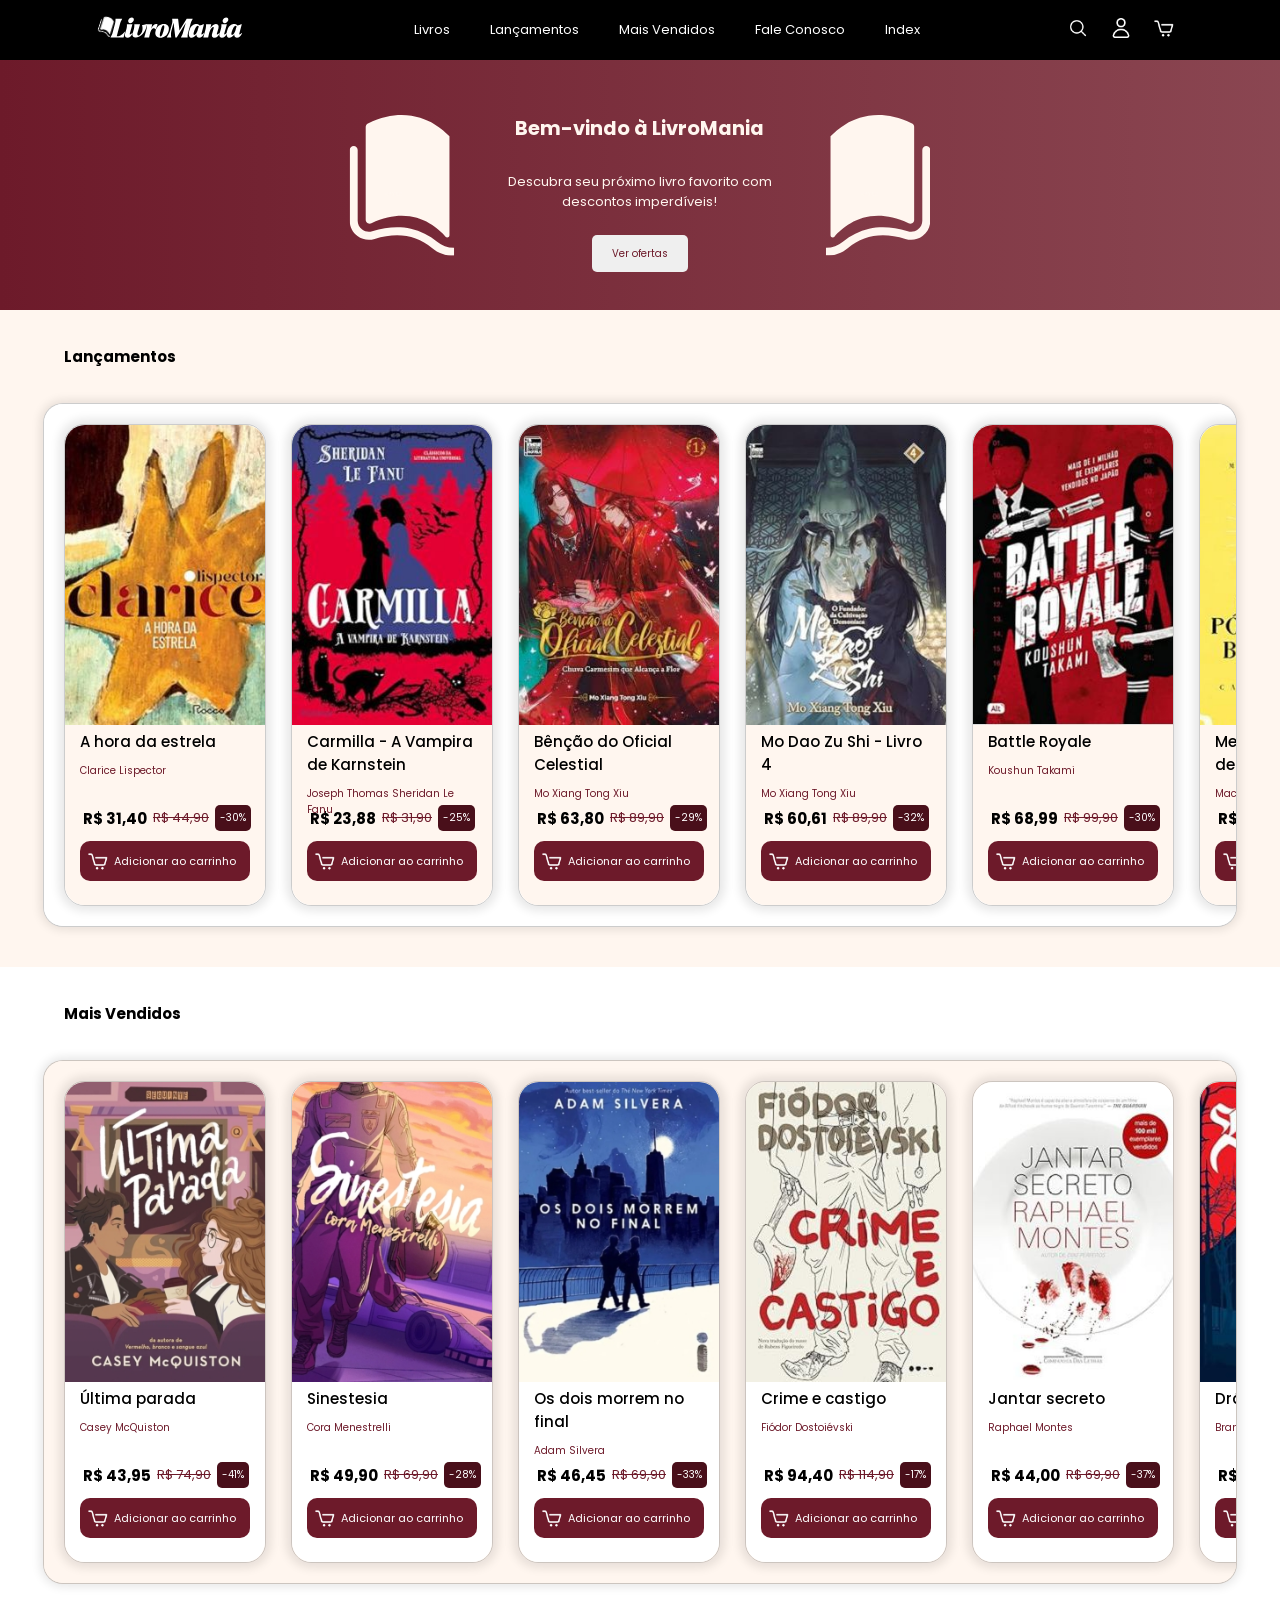
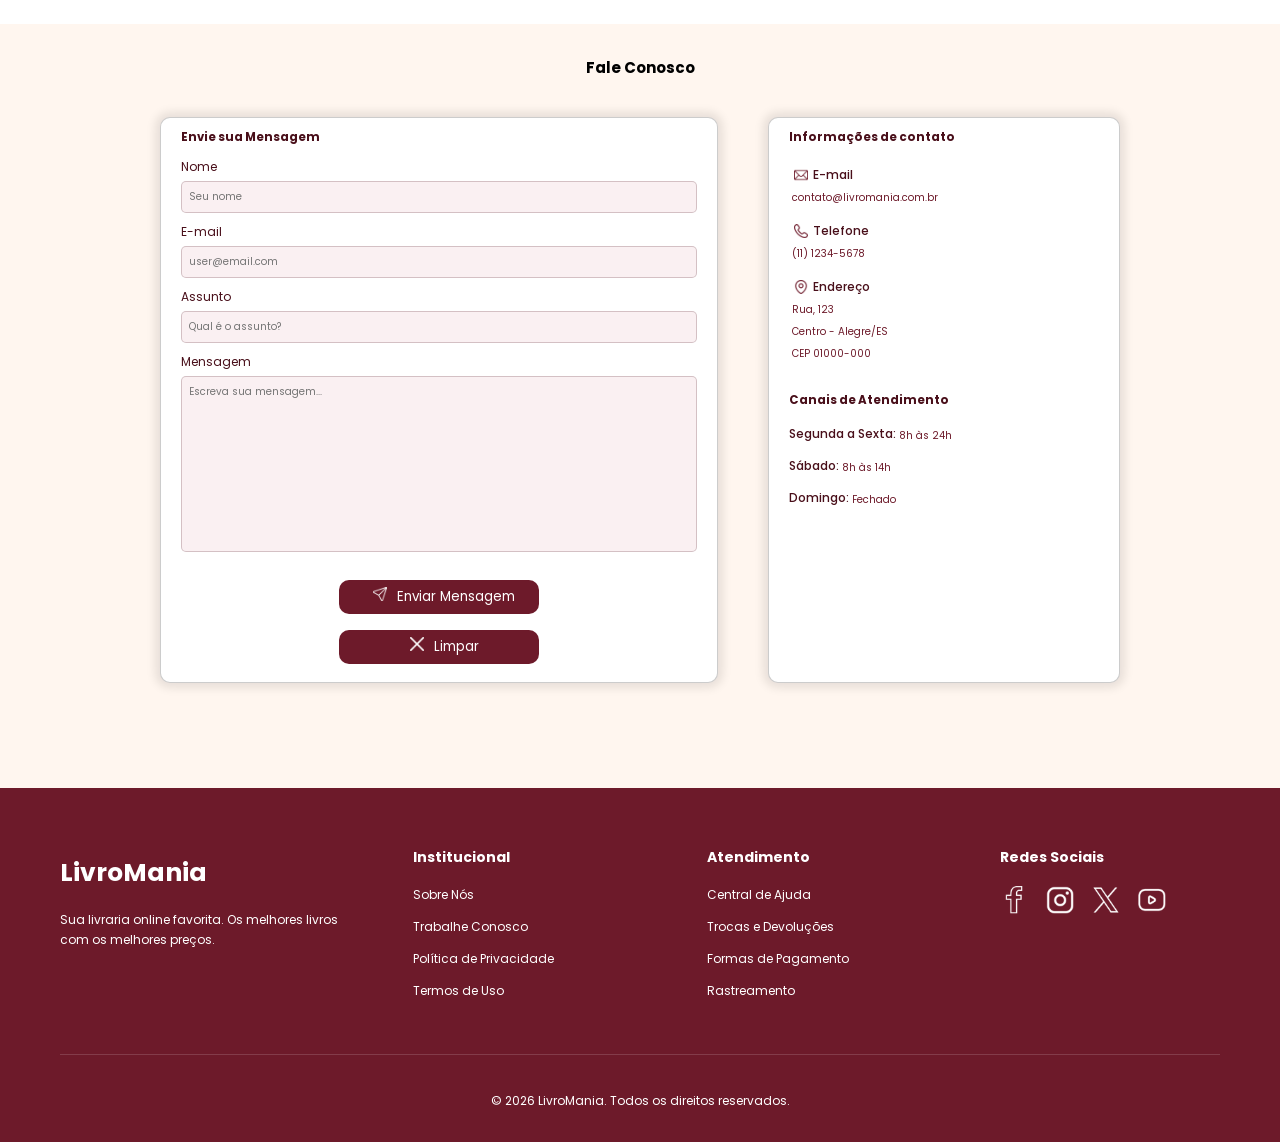
<file: HomePage.html>
<!DOCTYPE html>
<html lang="pt-br">
<head>
    <meta charset="UTF-8">
    <meta name="viewport" content="width=device-width, initial-scale=1.0">
    <title>LivroMania</title>

    <link rel="stylesheet" href="HomePage.css">

    <link rel="preconnect" href="https://fonts.googleapis.com">
    <link rel="preconnect" href="https://fonts.gstatic.com" crossorigin>
    <link href="https://fonts.googleapis.com/css2?family=Poppins:ital,wght@0,100;0,200;0,300;0,400;0,500;0,600;0,700;0,800;0,900;1,100;1,200;1,300;1,400;1,500;1,600;1,700;1,800;1,900&display=swap" rel="stylesheet">

    <link rel="icon" type="image/svg+xml" href="icon/livro-esquerdo.svg" sizes="any">
    
</head>
<body>

    <!-- CABEÇALHO -->
    <header>
        <nav>

            <div class="containerNav">
                <a href="HomePage.html" class="logo">
                    <img src="icon/logo.svg">
                </a>

                <div id="links">
                    <a href="generosLiterarios.html">Livros</a>
                    <a href="#lanc">Lançamentos</a>
                    <a href="#vend">Mais Vendidos</a>
                    <a href="#cont">Fale Conosco</a>
                    <a href="index.html">Index</a>
                </div>

                <span>
                    <button class="icon"><img src="icon/lupa.png"></button>
                    <a href="cadastro.html"><button class="icon"><img src="icon/user.png"></button></a>
                    <button class="icon"><img src="icon/carrinho.png"></button>
                </span>

            </div>

        </nav>
        
        <span id="banner">
            <img src="icon/livro-esquerdo.svg">
            <div class="containerHeader">
                <h2>Bem-vindo à LivroMania</h2> 

                <p>Descubra seu próximo livro favorito com descontos imperdíveis!</p>
                <button id="ofertas"><a href="#lanc">Ver ofertas</a></button>
            </div>
            <img src="icon/livro-direito.svg">
        </span>

    </header>

    <div class="containerMain">

            <h3 class="titulo" id="lanc">Lançamentos</h3>

            <section class="lancamentos secLivros">
                <span class="livros">

                    <img class="capa" src="capas/Ficcao/capaFic2.jpg">
                    <div>
                        <span class="boxInfo">
                            <h4>A hora da estrela</h4>
                            <p>Clarice Lispector</p>
                        </span>
                    
                        <section class="containerInfo">
                            <span class="box">
                                <p>R$ 31,40</p>
                                <p class="preco">R$ 44,90</p>
                                <p>-30%</p>
                            </span>

                                <span class="addCarrinho">
                                    <img src="icon/carrinho.png">
                                    <button><a class="linkCompra" href="#">Adicionar ao carrinho</a></button>
                                </span>
                        </section>
  
                    </div>
                </span>

                </span>

                <span class="livros">

                    <img class="capa" src="capas/Terror/capaTer2.jpg">
                    <div>
                        <span class="boxInfo">
                            <h4>Carmilla - A Vampira de Karnstein</h4>
                            <p>Joseph Thomas Sheridan Le Fanu</p>
                        </span>
                        

                        <section class="containerInfo">
                            <span class="box">
                                <p>R$ 23,88</p>
                                <p class="preco">R$ 31,90</p>
                                <p>-25%</p>
                            </span>
                            
                                <span class="addCarrinho">
                                    <img src="icon/carrinho.png">
                                    <button><a class="linkCompra" href="#">Adicionar ao carrinho</a></button>
                                </span>
                        </section>
                    </div>

                </span>

                <span class="livros">

                    <img class="capa" src="capas/Romance/capaRom6.jpg">
                    <div>

                        <span class="boxInfo">
                            <h4>Bênção do Oficial Celestial</h4>
                            <p>Mo Xiang Tong Xiu</p>
                        </span>
                        

                        <section class="containerInfo">
                            <span class="box">
                                <p>R$ 63,80</p>
                                <p class="preco">R$ 89,90</p>
                                <p>-29%</p>
                            </span>
                            
                        </section>
                        

                        <span class="addCarrinho">
                            <img src="icon/carrinho.png">
                            <button><a class="linkCompra" href="#">Adicionar ao carrinho</a></button>
                        </span>
                        
                    </div>
                </span>

                <span class="livros">

                    <img class="capa" src="capas/Fantasia/capaFant3.jpg">
                    <div>
                        <span class="boxInfo">
                            <h4>Mo Dao Zu Shi - Livro 4</h4>
                            <p>Mo Xiang Tong Xiu</p>
                        </span>
                        

                        <section class="containerInfo">
                            <span class="box">
                                <p>R$ 60,61</p>
                                <p class="preco">R$ 89,90</p>
                                <p>-32%</p>
                            </span>
                            
                                <span class="addCarrinho">
                                    <img src="icon/carrinho.png">
                                    <button><a class="linkCompra" href="#">Adicionar ao carrinho</a></button>
                                </span>
                        </section>
                    </div>

                </span>

                <span class="livros">

                    <img class="capa" src="capas/Suspense/capaSus3.jpg">
                    <div>
                        <span class="boxInfo">
                            <h4>Battle Royale</h4>
                            <p>Koushun Takami</p>
                        </span>
                        

                        <section class="containerInfo">
                            <span class="box">
                                <p>R$ 68,99</p>
                                <p class="preco">R$ 99,90</p>
                                <p>-30%</p>
                            </span>
                            
                                <span class="addCarrinho">
                                    <img src="icon/carrinho.png">
                                    <button><a class="linkCompra" href="#">Adicionar ao carrinho</a></button>
                                </span>
                        </section>
                    </div>

                </span>

                <span class="livros">

                    <img class="capa" src="capas/Ficcao/capaFic6.jpg">
                    <div>

                        <span class="boxInfo">
                            <h4>Memórias póstumas de Brás Cubas</h4>
                            <p>Machado de Assis</p>
                        </span>
                        

                        <section class="containerInfo">
                            <span class="box">
                                <p>R$ 73,64</p>
                                <p class="preco">R$ 99,90</p>
                                <p>-26%</p>
                            </span>
                            
                        </section>
                        

                        <span class="addCarrinho">
                            <img src="icon/carrinho.png">
                            <button><a class="linkCompra" href="#">Adicionar ao carrinho</a></button>
                        </span>
                        
                    </div>
                </span>
                
            </section>
            
            

            <div class="containerSec">
                <h3 class="titulo" id="vend">Mais Vendidos</h3>
                <section class="maisVendidos secLivros">
                    <span class="livros">

                    <img class="capa" src="capas/Romance/capaRom7.jpg">
                    <div>
                        <span class="boxInfo">
                            <h4>Última parada</h4>
                            <p>Casey McQuiston</p>
                        </span>
                        

                        <section class="containerInfo">
                            <span class="box">
                                <p>R$ 43,95</p>
                                <p class="preco">R$ 74,90</p>
                                <p>-41%</p>
                            </span>
                            
                                <span class="addCarrinho">
                                    <img src="icon/carrinho.png">
                                    <button><a class="linkCompra" href="#">Adicionar ao carrinho</a></button>
                                </span>
                        </section>
                    </div>

                </span>

                    <span class="livros">

                    <img class="capa" src="capas/Romance/capaRom8.jpg">
                    <div>
                        <span class="boxInfo">
                            <h4>Sinestesia</h4>
                            <p>Cora Menestrelli</p>
                        </span>
                        

                        <section class="containerInfo">
                            <span class="box">
                                <p>R$ 49,90</p>
                                <p class="preco">R$ 69,90</p>
                                <p>-28%</p>
                            </span>
                            
                                <span class="addCarrinho">
                                    <img src="icon/carrinho.png">
                                    <button><a class="linkCompra" href="#">Adicionar ao carrinho</a></button>
                                </span>
                        </section>
                    </div>

                </span>

                    <span class="livros">

                    <img class="capa" src="capas/Romance/capaRom9.jpg">
                    <div>
                        <span class="boxInfo">
                            <h4>Os dois morrem no final</h4>
                            <p>Adam Silvera</p>
                        </span>
                        

                        <section class="containerInfo">
                            <span class="box">
                                <p>R$ 46,45</p>
                                <p class="preco">R$ 69,90</p>
                                <p>-33%</p>
                            </span>
                            
                                <span class="addCarrinho">
                                    <img src="icon/carrinho.png">
                                    <button><a class="linkCompra" href="#">Adicionar ao carrinho</a></button>
                                </span>
                        </section>
                    </div>

                </span>

                    <span class="livros">

                    <img class="capa" src="capas/Ficcao/capaFic4.jpg">
                    <div>

                        <span class="boxInfo">
                            <h4>Crime e castigo</h4>
                            <p>Fiódor Dostoiévski</p>
                        </span>


                        <section class="containerInfo">
                            <span class="box">
                                <p>R$ 94,40</p>
                                <p class="preco">R$ 114,90</p>
                                <p>-17%</p>
                            </span>
                        </section>
                        

                        <span class="addCarrinho">
                            <img src="icon/carrinho.png">
                            <button><a class="linkCompra" href="#">Adicionar ao carrinho</a></button>
                        </span>
                        
                    </div>
                </span>

                    <span class="livros">

                    <img class="capa" src="capas/Suspense/capaSus5.jpg">
                    <div>
                        <span class="boxInfo">
                            <h4>Jantar secreto</h4>
                            <p>Raphael Montes</p>
                        </span>
                        

                        <section class="containerInfo">
                            <span class="box">
                                <p>R$ 44,00</p>
                                <p class="preco">R$ 69,90</p>
                                <p>-37%</p>
                            </span>
                            
                                <span class="addCarrinho">
                                    <img src="icon/carrinho.png">
                                    <button><a class="linkCompra" href="#">Adicionar ao carrinho</a></button>
                                </span>
                        </section>
                    </div>

                </span>

                    <span class="livros">

                    <img class="capa" src="capas/Terror/capaTer3.jpg">
                    <div>
                        <span class="boxInfo">
                            <h4>Drácula</h4>
                            <p>Bram Stoker</p>
                        </span>
                        

                        <section class="containerInfo">
                            <span class="box">
                                <p>R$ 19,00</p>
                                <p class="preco">R$ 34,90</p>
                                <p>-45%</p>
                            </span>
                            
                                <span class="addCarrinho">
                                    <img src="icon/carrinho.png">
                                    <button><a class="linkCompra" href="#">Adicionar ao carrinho</a></button>
                                </span>
                        </section>
                    </div>

                </span>
                </section>
            </div>


            <!-- FALE CONOSCO -->
            <form action="mailto:livromania35@gmail.com" method="post">
            <section class="contato" id="cont">
                <h2>Fale Conosco</h2>

                <div class="secContato">

                    <span class="mensagem">
                        <h3 class="">Envie sua Mensagem</h3>

                        <form method="post" action="url">
                            <label for="nome">Nome</label>
                            <input type="text" name="nome" size="200" placeholder="Seu nome">
                            
                            <label for="email">E-mail</label>
                            <input type="email" name="email" size="200" required placeholder="user@email.com">

                            <label for="assunto">Assunto</label>
                            <input type="text" name="assunto" size="200" required placeholder="Qual é o assunto?">
                            
                            <label for="mensagem">Mensagem</label>
                            <textarea rows="10" cols="40" name="mensagem" required placeholder="Escreva sua mensagem..."></textarea>


                        </form>

                        <span id="enviar">
                            <button type="submit"><img src="icon/send.png">Enviar Mensagem</button>
                            <button type="reset"><img src="icon/x.png">Limpar</button>
                        </span>
                    </span>

                    <span class="infoContato">
                        <h3>Informações de contato</h3>
                        <div>
                            <span>
                                <img src="icon/mail.png">
                                <h4>E-mail</h4>
                            </span>
                                <p>contato@livromania.com.br</p>
                        </div>

                        <div>
                            <span>
                                <img src="icon/call.png">
                                <h4>Telefone</h4>
                            </span>
                            <p>(11) 1234-5678</p>
                        </div>

                        <div>
                            <span>
                                <img src="icon/location.png">
                                <h4>Endereço</h4>
                            </span>
                                <p>Rua, 123</p>
                                <p>Centro - Alegre/ES</p>
                                <p>CEP 01000-000</p>
                        </div>

                        <span class="atendimento">
                            <h3>Canais de Atendimento</h3>

                            <span>
                                <h4>Segunda a Sexta:</h4>
                                <p>8h às 24h</p>
                            </span>
                            
                            <span>
                                <h4>Sábado:</h4>
                                <p>8h às 14h</p>
                            </span>
                            <span>
                                <h4>Domingo:</h4>
                                <p>Fechado</p>
                            </span>
                    </span>

                    </span>

                    
                    
                </div>
            </section>
            </form>

        
        <!-- MENU HAMBURGUER -->
        <div id="menuresp">
            
            <nav class="menumobile">
                <a href="HomePage.html" class="linkHome"><img src="icon/logo.svg" id="logo"></a>
                <input type= "checkbox" class="menu-faketrigger">
                <div class="menu-lines">
                    <span ></span>
                    <span ></span>
                    <span ></span>
                </div>

                <ul>
                    <li><a href="generosLiterarios.html">Livros</a></li>
                    <li><a href="cadastro.html">Cadastro</a></li>
                    <li><a href="#cont">Contato</a></li>
                    <li><a href="index.html">Index</a></li>
                    <li><a href="sobre.html">Sobre o Projeto</a></li>
                </ul>
           </nav> 
        </div>  
        
        <!--RODAPÉ-->

        <footer>
            <div class="footer-container">

                <div class="footer-col">
                    <h2>LivroMania</h2>
                    <p>Sua livraria online favorita. Os melhores livros com os melhores preços.</p>
                </div>

                <div class="footer-col">
                    <h3>Institucional</h3>
                    <ul>
                        <li><a href="#">Sobre Nós</a></li>
                        <li><a href="#">Trabalhe Conosco</a></li>
                        <li><a href="#">Política de Privacidade</a></li>
                        <li><a href="#">Termos de Uso</a></li>
                    </ul>
                </div>

                <div class="footer-col">
                    <h3>Atendimento</h3>
                    <ul>
                        <li><a href="#">Central de Ajuda</a></li>
                        <li><a href="#">Trocas e Devoluções</a></li>
                        <li><a href="#">Formas de Pagamento</a></li>
                        <li><a href="#">Rastreamento</a></li>
                    </ul>
                </div>

                <div class="footer-col">
                    <h3>Redes Sociais</h3>

                    <div class="social-icons">
                        <a href="#"><img src="icon/facebook.png" alt="Facebook"></a>
                        <a href="#"><img src="icon/instagram.png" alt="Instagram"></a>
                        <a href="#"><img src="icon/x-app.png" alt="X"></a>
                        <a href="#"><img src="icon/youtube.png" alt="YouTube"></a>
                    </div>
                </div>

            </div>

            <div class="footer-bottom">
                <p>© 2026 LivroMania. Todos os direitos reservados.</p>
            </div>

        </footer>


</body>
</html>
</file>
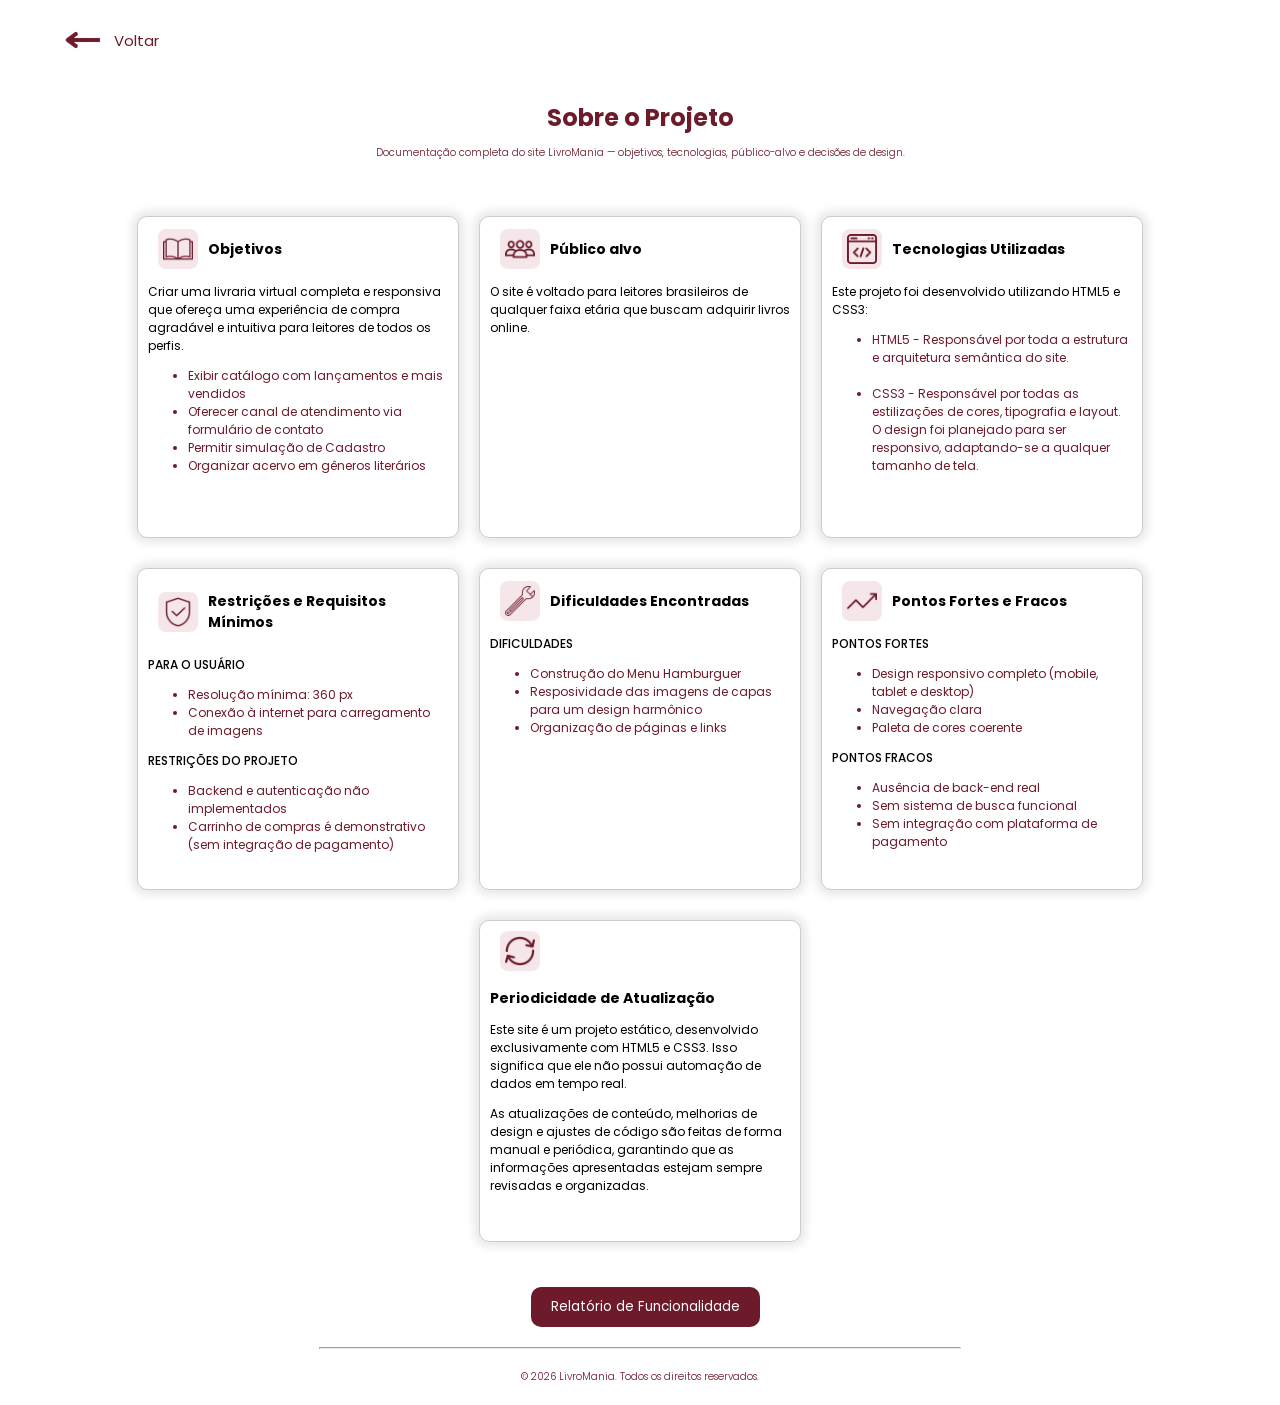
<file: sobre.html>
<!DOCTYPE html>
<html lang="en">
<head>
    <meta charset="UTF-8">
    <meta name="viewport" content="width=device-width, initial-scale=1.0">
    <title>Sobre o Projeto</title>

    <link rel="preconnect" href="https://fonts.googleapis.com">
    <link rel="preconnect" href="https://fonts.gstatic.com" crossorigin>
    <link href="https://fonts.googleapis.com/css2?family=Poppins:ital,wght@0,100;0,200;0,300;0,400;0,500;0,600;0,700;0,800;0,900;1,100;1,200;1,300;1,400;1,500;1,600;1,700;1,800;1,900&display=swap" rel="stylesheet">

    <link rel="icon" type="image/svg+xml" href="icon/livro-esquerdo.svg" sizes="any">

    <link rel="stylesheet" href="sobre.css">
</head>
<body>
    <div id="voltar">
        <a href="index.html" id="back">
            <img src="icon/seta.png">
            Voltar
        </a>
    </div>
    
    <main>
        <h1>Sobre o Projeto</h1>
        <p class="legenda">Documentação completa do site LivroMania — objetivos, tecnologias, público-alvo e decisões de design.</p>
    

        <div class="containerCards">
            <div class="card">
                <span>
                    <span class="boxCard">
                            <img src="icon/corVinho/livroVi.png">
                        <h2>Objetivos</h2>
                    </span>
                    <p>Criar uma livraria virtual completa e responsiva que ofereça uma experiência de compra agradável e intuitiva para leitores de todos os perfis.</p>
                    <ul>
                        <li>Exibir catálogo com lançamentos e mais vendidos</li>
                        <li>Oferecer canal de atendimento via formulário de contato</li>
                        <li>Permitir simulação de Cadastro</li>
                        <li>Organizar acervo em gêneros literários</li>
                    </ul>
                </span>
            </div>
            <div class="card">
                <span>
                    <span class="boxCard">
                            <img src="icon/corVinho/publico.png">
                        <h2>Público alvo</h2>
                    </span>
                    <p>O site é voltado para leitores brasileiros de qualquer faixa etária que buscam adquirir livros online.</p>
                </span>
            </div>
            <div class="card">
                <span>
                    <span class="boxCard">
                            <img src="icon/corVinho/codificacao.png">
                        <h2>Tecnologias Utilizadas</h2>
                    </span>
                    <p>Este projeto foi desenvolvido utilizando HTML5 e CSS3:</p>
                    <ul>
                        <li>HTML5 - Responsável por toda a estrutura e arquitetura semântica do site.</li>
                        <br>
                        <li>CSS3 - Responsável por todas as estilizações de cores, tipografia e layout. O design foi planejado para ser responsivo, adaptando-se a qualquer tamanho de tela.</li>
                    </ul>
                </span>
            </div>
            <div class="card">
                <span>
                    <span class="boxCard">
                            <img src="icon/corVinho/seguranca.png">
                        <h2>Restrições e Requisitos Mínimos</h2>
                    </span>
                    <h3>Para o usuário</h3>
                    <ul>
                        <li>Resolução mínima: 360 px</li>
                        <li>Conexão à internet para carregamento de imagens</li>
                    </ul>
                        
                    <h3>Restrições do projeto</h3>
                    <ul>
                        <li>Backend e autenticação não implementados</li>
                        <li>Carrinho de compras é demonstrativo (sem integração de pagamento)</li>
                    </ul>
                </span>
            </div>
            <div class="card">
                <span>
                    <span class="boxCard">
                            <img src="icon/corVinho/mecanico.png">
                        <h2>Dificuldades Encontradas</h2>
                    </span>
                    <p><h3>Dificuldades</h3></p>
                    <ul>
                        <li>Construção do Menu Hamburguer</li>
                        <li>Resposividade das imagens de capas para um design harmônico</li>
                        <li>Organização de páginas e links</li>
                    </ul>
                </span>
            </div>
            <div class="card">
                <span>
                    <span class="boxCard">
                            <img src="icon/corVinho/subir.png">
                        <h2>Pontos Fortes e Fracos</h2>
                    </span>
                    <h3>Pontos fortes</h3>
                    <ul>
                        <li>Design responsivo completo (mobile, tablet e desktop)</li>
                        <li>Navegação clara</li>
                        <li>Paleta de cores coerente</li>
                    </ul>

                    <h3>Pontos Fracos</h3>
                    <ul>
                        <li>Ausência de back-end real</li>
                        <li>Sem sistema de busca funcional</li>
                        <li>Sem integração com plataforma de pagamento</li>
                    </ul>
                </span>
            </div>
            <div class="card">
                <span>
                    <img src="icon/corVinho/setas-de-atualizacao.png">
                    <h2>Periodicidade de Atualização</h2>
                    <p>Este site é um projeto estático, desenvolvido exclusivamente com HTML5 e CSS3. Isso significa que ele não possui automação de dados em tempo real.</p>

                    <p>As atualizações de conteúdo, melhorias de design e ajustes de código são feitas de forma manual e periódica, garantindo que as informações apresentadas estejam sempre revisadas e organizadas.</p>

                </span>
            </div>
          
        </div>
        <div class="botoes">
            <a href="doc/LivroMania.pdf" target="_blank"><button class="botao" >Relatório de Funcionalidade</button></a>
    </div>

    </main>

    <footer>
        <hr>
        <p>© 2026 LivroMania. Todos os direitos reservados.</p>
    </footer>
</body>
</html>
</file>
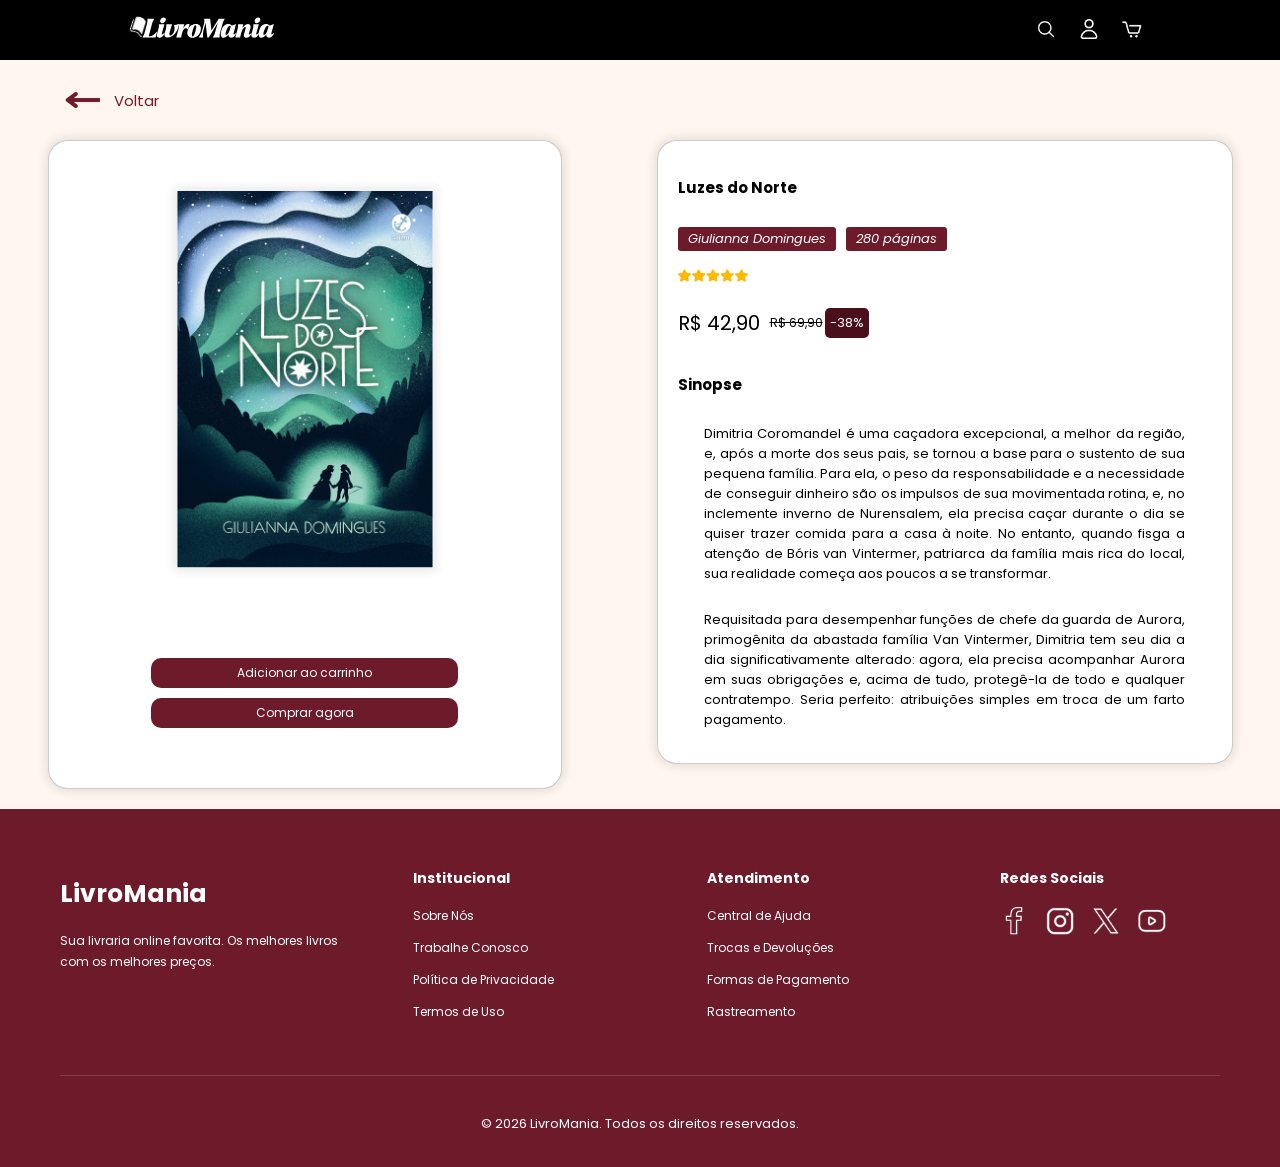
<file: livros/livroFantasia.html>
<!DOCTYPE html>
<html lang="en">
<head>
    <meta charset="UTF-8">
    <meta name="viewport" content="width=device-width, initial-scale=1.0">
    <title>Luzes do Norte</title>

    <link rel="stylesheet" href="livro.css">
    <link rel="preconnect" href="https://fonts.googleapis.com">
    <link rel="preconnect" href="https://fonts.gstatic.com" crossorigin>
    <link href="https://fonts.googleapis.com/css2?family=Poppins:ital,wght@0,100;0,200;0,300;0,400;0,500;0,600;0,700;0,800;0,900;1,100;1,200;1,300;1,400;1,500;1,600;1,700;1,800;1,900&display=swap" rel="stylesheet">
    
</head>
<body>
         <!-- CABEÇALHO -->
    <header>
        <nav>
            <div class="containerNav">
                <a href="../HomePage.html" class="logo">
                    <img src="../icon/logo.svg">
                </a>

                <span>
                    <button class="icon"><img src="../icon/lupa.png"></button>
                    <a href="../cadastro.html"><button class="icon"><img src="../icon/user.png"></button></a>
                    <button class="icon"><img src="../icon/carrinho.png"></button>
                </span>
            </div>
        </nav>
    </header>

    <div id="voltar">
        <a href="../generosLiterarios.html#fant" id="back">
            <img src="../icon/seta.png">
            Voltar
        </a>
    </div>

    <section>

        <div class="compra">
            <img src="../capas/Fantasia/capaFant1.svg">
            <img src="../capas/Fantasia/contCapaFant1.svg" id="contraCapa">
            <span>
                <button><a class="linkCompra" href="#">Adicionar ao carrinho</a></button>
                <button><a class="linkCompra" href="https://a.co/d/0a8V6XHl">Comprar agora</a></button>
            </span>
        </div>

        <div class="info">
            <h3>Luzes do Norte</h3>

            <span id="descricao">
                <p>Giulianna Domingues</p>
                <p>280 páginas</p>
            </span>
            
            <img src="../icon/avaliacao.png">

            <span class="containerInfo">
                <p>R$ 42,90</p>
                <p class="preco">R$ 69,90</p>
                <p>-38%</p>
            </span>
            <h3>Sinopse</h3>
            <span id="sinopse">
                <p>Dimitria Coromandel é uma caçadora excepcional, a melhor da região, e, após a morte dos seus pais, se tornou a base para o sustento de sua pequena família. Para ela, o peso da responsabilidade e a necessidade de conseguir dinheiro são os impulsos de sua movimentada rotina, e, no inclemente inverno de Nurensalem, ela precisa caçar durante o dia se quiser trazer comida para a casa à noite. No entanto, quando fisga a atenção de Bóris van Vintermer, patriarca da família mais rica do local, sua realidade começa aos poucos a se transformar.</p>
                <p>Requisitada para desempenhar funções de chefe da guarda de Aurora, primogênita da abastada família Van Vintermer, Dimitria tem seu dia a dia significativamente alterado: agora, ela precisa acompanhar Aurora em suas obrigações e, acima de tudo, protegê-la de todo e qualquer contratempo. Seria perfeito: atribuições simples em troca de um farto pagamento.</p>

                <span>
                    <button><a class="linkCompra" href="#">Adicionar ao carrinho</a></button>
                    <button><a class="linkCompra" href="https://a.co/d/0a8V6XHl">Comprar agora</a></button>
                </span>
            </span>

            
        </div>
    </section>

    <!--RODAPÉ-->

    <footer>
        <div class="footer-container">

            <div class="footer-col">
                <h2>LivroMania</h2>
                <p>Sua livraria online favorita. Os melhores livros com os melhores preços.</p>
            </div>

            <div class="footer-col">
                <h3>Institucional</h3>
                <ul>
                    <li><a href="#">Sobre Nós</a></li>
                    <li><a href="#">Trabalhe Conosco</a></li>
                    <li><a href="#">Política de Privacidade</a></li>
                    <li><a href="#">Termos de Uso</a></li>
                </ul>
            </div>

            <div class="footer-col">
                <h3>Atendimento</h3>
                <ul>
                    <li><a href="#">Central de Ajuda</a></li>
                    <li><a href="#">Trocas e Devoluções</a></li>
                    <li><a href="#">Formas de Pagamento</a></li>
                    <li><a href="#">Rastreamento</a></li>
                </ul>
            </div>

            <div class="footer-col">
                <h3>Redes Sociais</h3>

                <div class="social-icons">
                    <a href="#"><img src="../icon/facebook.png" alt="Facebook"></a>
                    <a href="#"><img src="../icon/instagram.png" alt="Instagram"></a>
                    <a href="#"><img src="../icon/x-app.png" alt="X"></a>
                    <a href="#"><img src="../icon/youtube.png" alt="YouTube"></a>
                </div>
            </div>

        </div>

        <div class="footer-bottom">
            <p>© 2026 LivroMania. Todos os direitos reservados.</p>
        </div>

    </footer>

    
</body>
</html>
</file>
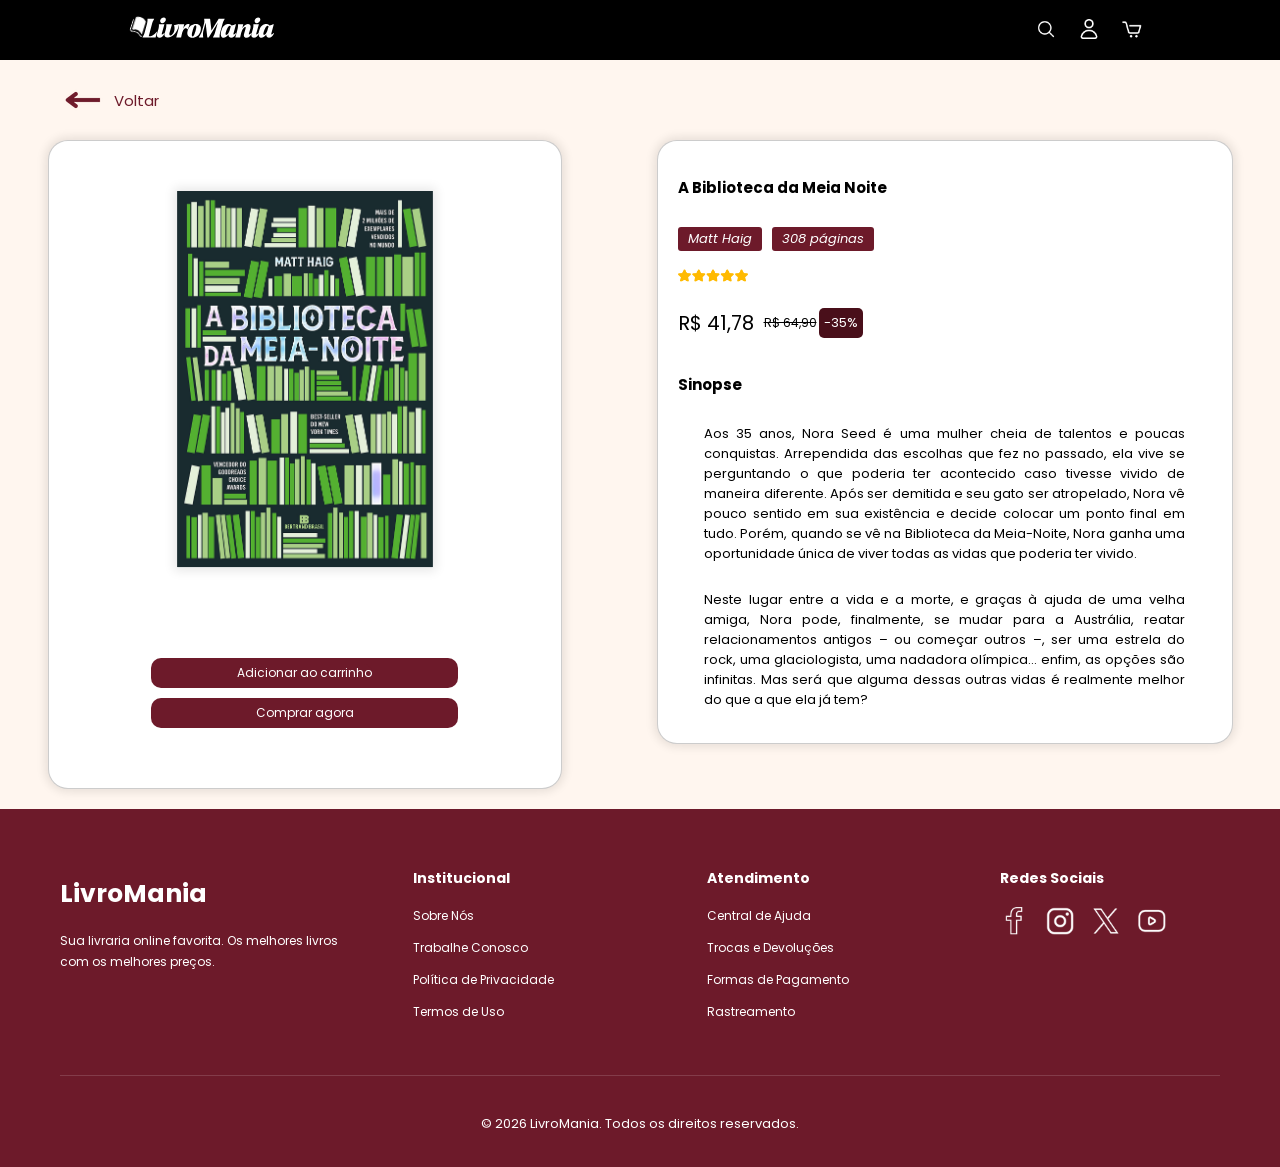
<file: livros/livroFiccao.html>
<!DOCTYPE html>
<html lang="en">
<head>
    <meta charset="UTF-8">
    <meta name="viewport" content="width=device-width, initial-scale=1.0">
    <title>A Biblioteca da Meia Noite</title>

    <link rel="stylesheet" href="livro.css">
    <link rel="preconnect" href="https://fonts.googleapis.com">
    <link rel="preconnect" href="https://fonts.gstatic.com" crossorigin>
    <link href="https://fonts.googleapis.com/css2?family=Poppins:ital,wght@0,100;0,200;0,300;0,400;0,500;0,600;0,700;0,800;0,900;1,100;1,200;1,300;1,400;1,500;1,600;1,700;1,800;1,900&display=swap" rel="stylesheet">
    
</head>
<body>
         <!-- CABEÇALHO -->
    <header>
        <nav>
            <div class="containerNav">
                <a href="../HomePage.html" class="logo">
                    <img src="../icon/logo.svg">
                </a>

                <span>
                    <button class="icon"><img src="../icon/lupa.png"></button>
                    <a href="../cadastro.html"><button class="icon"><img src="../icon/user.png"></button></a>
                    <button class="icon"><img src="../icon/carrinho.png"></button>
                </span>
            </div>
        </nav>
    </header>

    <div id="voltar">
        <a href="../generosLiterarios.html#fic" id="back">
            <img src="../icon/seta.png">
            Voltar
        </a>
    </div>

    <section>
        <div class="compra">
            <img src="../capas/Ficcao/capaFic1.svg">
            <img src="../capas/Ficcao/contCapaFic1.svg" id="contraCapa">
            <span>
                <button><a class="linkCompra" href="#">Adicionar ao carrinho</a></button>
                <button><a class="linkCompra" href="https://a.co/d/0dQO7cYt">Comprar agora</a></button>
            </span>
        </div>

        <div class="info">
            <h3>A Biblioteca da Meia Noite</h3>

            <span id="descricao">
                <p>Matt Haig</p>
                <p>308 páginas</p>
            </span>
            
            <img src="../icon/avaliacao.png">

            <span class="containerInfo">
                <p>R$ 41,78</p>
                <p class="preco">R$ 64,90</p>
                <p>-35%</p>
            </span>
            <h3>Sinopse</h3>
            <span id="sinopse">
                <p>Aos 35 anos, Nora Seed é uma mulher cheia de talentos e poucas conquistas. Arrependida das escolhas que fez no passado, ela vive se perguntando o que poderia ter acontecido caso tivesse vivido de maneira diferente. Após ser demitida e seu gato ser atropelado, Nora vê pouco sentido em sua existência e decide colocar um ponto final em tudo. Porém, quando se vê na Biblioteca da Meia-Noite, Nora ganha uma oportunidade única de viver todas as vidas que poderia ter vivido.</p>
                <p>Neste lugar entre a vida e a morte, e graças à ajuda de uma velha amiga, Nora pode, finalmente, se mudar para a Austrália, reatar relacionamentos antigos – ou começar outros –, ser uma estrela do rock, uma glaciologista, uma nadadora olímpica... enfim, as opções são infinitas. Mas será que alguma dessas outras vidas é realmente melhor do que a que ela já tem?</p>

                <span>
                    <button><a class="linkCompra" href="#">Adicionar ao carrinho</a></button>
                    <button><a class="linkCompra" href="https://a.co/d/0dQO7cYt">Comprar agora</a></button>
                </span>
            </span>

            
        </div>
    </section>

    <footer>
        <div class="footer-container">

            <div class="footer-col">
                <h2>LivroMania</h2>
                <p>Sua livraria online favorita. Os melhores livros com os melhores preços.</p>
            </div>

            <div class="footer-col">
                <h3>Institucional</h3>
                <ul>
                    <li><a href="#">Sobre Nós</a></li>
                    <li><a href="#">Trabalhe Conosco</a></li>
                    <li><a href="#">Política de Privacidade</a></li>
                    <li><a href="#">Termos de Uso</a></li>
                </ul>
            </div>

            <div class="footer-col">
                <h3>Atendimento</h3>
                <ul>
                    <li><a href="#">Central de Ajuda</a></li>
                    <li><a href="#">Trocas e Devoluções</a></li>
                    <li><a href="#">Formas de Pagamento</a></li>
                    <li><a href="#">Rastreamento</a></li>
                </ul>
            </div>

            <div class="footer-col">
                <h3>Redes Sociais</h3>

                <div class="social-icons">
                    <a href="#"><img src="../icon/facebook.png" alt="Facebook"></a>
                    <a href="#"><img src="../icon/instagram.png" alt="Instagram"></a>
                    <a href="#"><img src="../icon/x-app.png" alt="X"></a>
                    <a href="#"><img src="../icon/youtube.png" alt="YouTube"></a>
                </div>
            </div>

        </div>

        <div class="footer-bottom">
            <p>© 2026 LivroMania. Todos os direitos reservados.</p>
        </div>

    </footer>

    
</body>
</html>
</file>
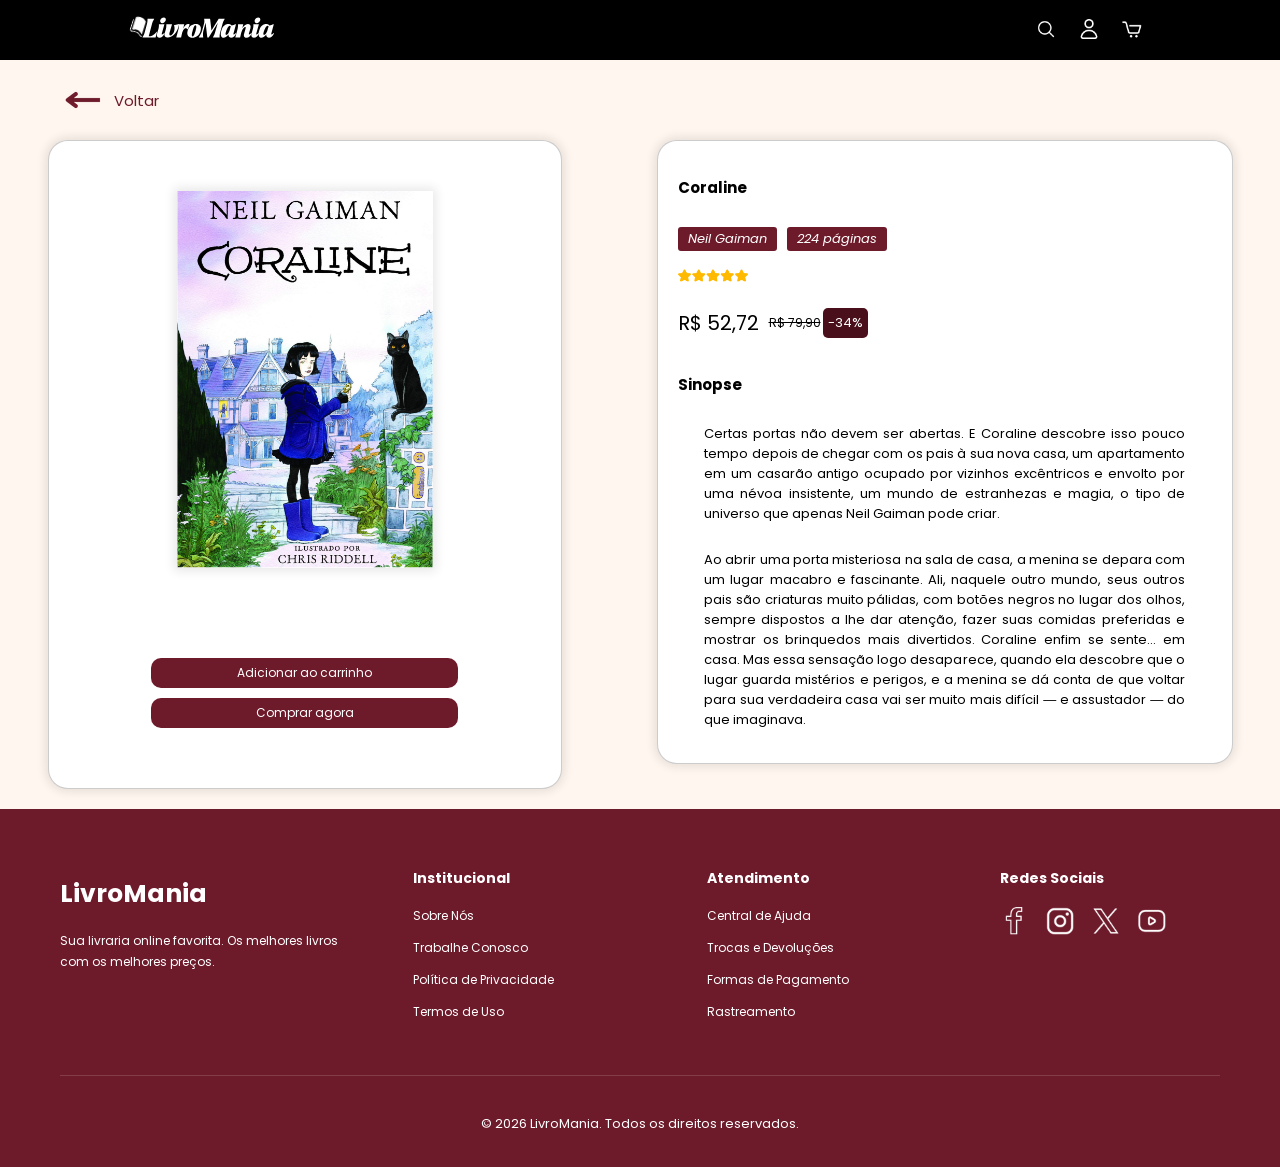
<file: livros/livroJuvenil.html>
<!DOCTYPE html>
<html lang="en">
<head>
    <meta charset="UTF-8">
    <meta name="viewport" content="width=device-width, initial-scale=1.0">
    <title>Coraline</title>

    <link rel="stylesheet" href="livro.css">
    <link rel="preconnect" href="https://fonts.googleapis.com">
    <link rel="preconnect" href="https://fonts.gstatic.com" crossorigin>
    <link href="https://fonts.googleapis.com/css2?family=Poppins:ital,wght@0,100;0,200;0,300;0,400;0,500;0,600;0,700;0,800;0,900;1,100;1,200;1,300;1,400;1,500;1,600;1,700;1,800;1,900&display=swap" rel="stylesheet">
    
</head>
<body>
         <!-- CABEÇALHO -->
    <header>
        <nav>
            <div class="containerNav">
                <a href="../HomePage.html" class="logo">
                    <img src="../icon/logo.svg">
                </a>

                <span>
                    <button class="icon"><img src="../icon/lupa.png"></button>
                    <a href="../cadastro.html"><button class="icon"><img src="../icon/user.png"></button></a>
                    <button class="icon"><img src="../icon/carrinho.png"></button>
                </span>
            </div>
        </nav>
    </header>

    <div id="voltar">
        <a href="../generosLiterarios.html#inf" id="back">
            <img src="../icon/seta.png">
            Voltar
        </a>
    </div>

    <section>
        <div class="compra">
            <img src="../capas/Juvenil/capaJuv1.svg">
            <img src="../capas/Juvenil/contCapaJuv1.svg" id="contraCapa">
            <span>
                <button><a class="linkCompra" href="#">Adicionar ao carrinho</a></button>
                <button><a class="linkCompra" href="https://a.co/d/0bbqnN8w">Comprar agora</a></button>
            </span>
        </div>

        <div class="info">
            <h3>Coraline</h3>

            <span id="descricao">
                <p>Neil Gaiman</p>
                <p>224 páginas</p>
            </span>
            
            <img src="../icon/avaliacao.png">

            <span class="containerInfo">
                <p>R$ 52,72</p>
                <p class="preco">R$ 79,90</p>
                <p>-34%</p>
            </span>
            <h3>Sinopse</h3>
            <span id="sinopse">
                <p>Certas portas não devem ser abertas. E Coraline descobre isso pouco tempo depois de chegar com os pais à sua nova casa, um apartamento em um casarão antigo ocupado por vizinhos excêntricos e envolto por uma névoa insistente, um mundo de estranhezas e magia, o tipo de universo que apenas Neil Gaiman pode criar.</p>
                <p>Ao abrir uma porta misteriosa na sala de casa, a menina se depara com um lugar macabro e fascinante. Ali, naquele outro mundo, seus outros pais são criaturas muito pálidas, com botões negros no lugar dos olhos, sempre dispostos a lhe dar atenção, fazer suas comidas preferidas e mostrar os brinquedos mais divertidos. Coraline enfim se sente... em casa. Mas essa sensação logo desaparece, quando ela descobre que o lugar guarda mistérios e perigos, e a menina se dá conta de que voltar para sua verdadeira casa vai ser muito mais difícil ― e assustador ― do que imaginava.</p>

                <span>
                    <button><a class="linkCompra" href="#">Adicionar ao carrinho</a></button>
                    <button><a class="linkCompra" href="https://a.co/d/0bbqnN8w">Comprar agora</a></button>
                </span>
            </span>

            
        </div>
    </section>

     <footer>
        <div class="footer-container">

            <div class="footer-col">
                <h2>LivroMania</h2>
                <p>Sua livraria online favorita. Os melhores livros com os melhores preços.</p>
            </div>

            <div class="footer-col">
                <h3>Institucional</h3>
                <ul>
                    <li><a href="#">Sobre Nós</a></li>
                    <li><a href="#">Trabalhe Conosco</a></li>
                    <li><a href="#">Política de Privacidade</a></li>
                    <li><a href="#">Termos de Uso</a></li>
                </ul>
            </div>

            <div class="footer-col">
                <h3>Atendimento</h3>
                <ul>
                    <li><a href="#">Central de Ajuda</a></li>
                    <li><a href="#">Trocas e Devoluções</a></li>
                    <li><a href="#">Formas de Pagamento</a></li>
                    <li><a href="#">Rastreamento</a></li>
                </ul>
            </div>

            <div class="footer-col">
                <h3>Redes Sociais</h3>

                <div class="social-icons">
                    <a href="#"><img src="../icon/facebook.png" alt="Facebook"></a>
                    <a href="#"><img src="../icon/instagram.png" alt="Instagram"></a>
                    <a href="#"><img src="../icon/x-app.png" alt="X"></a>
                    <a href="#"><img src="../icon/youtube.png" alt="YouTube"></a>
                </div>
            </div>

        </div>

        <div class="footer-bottom">
            <p>© 2026 LivroMania. Todos os direitos reservados.</p>
        </div>

    </footer>

    
</body>
</html>
</file>
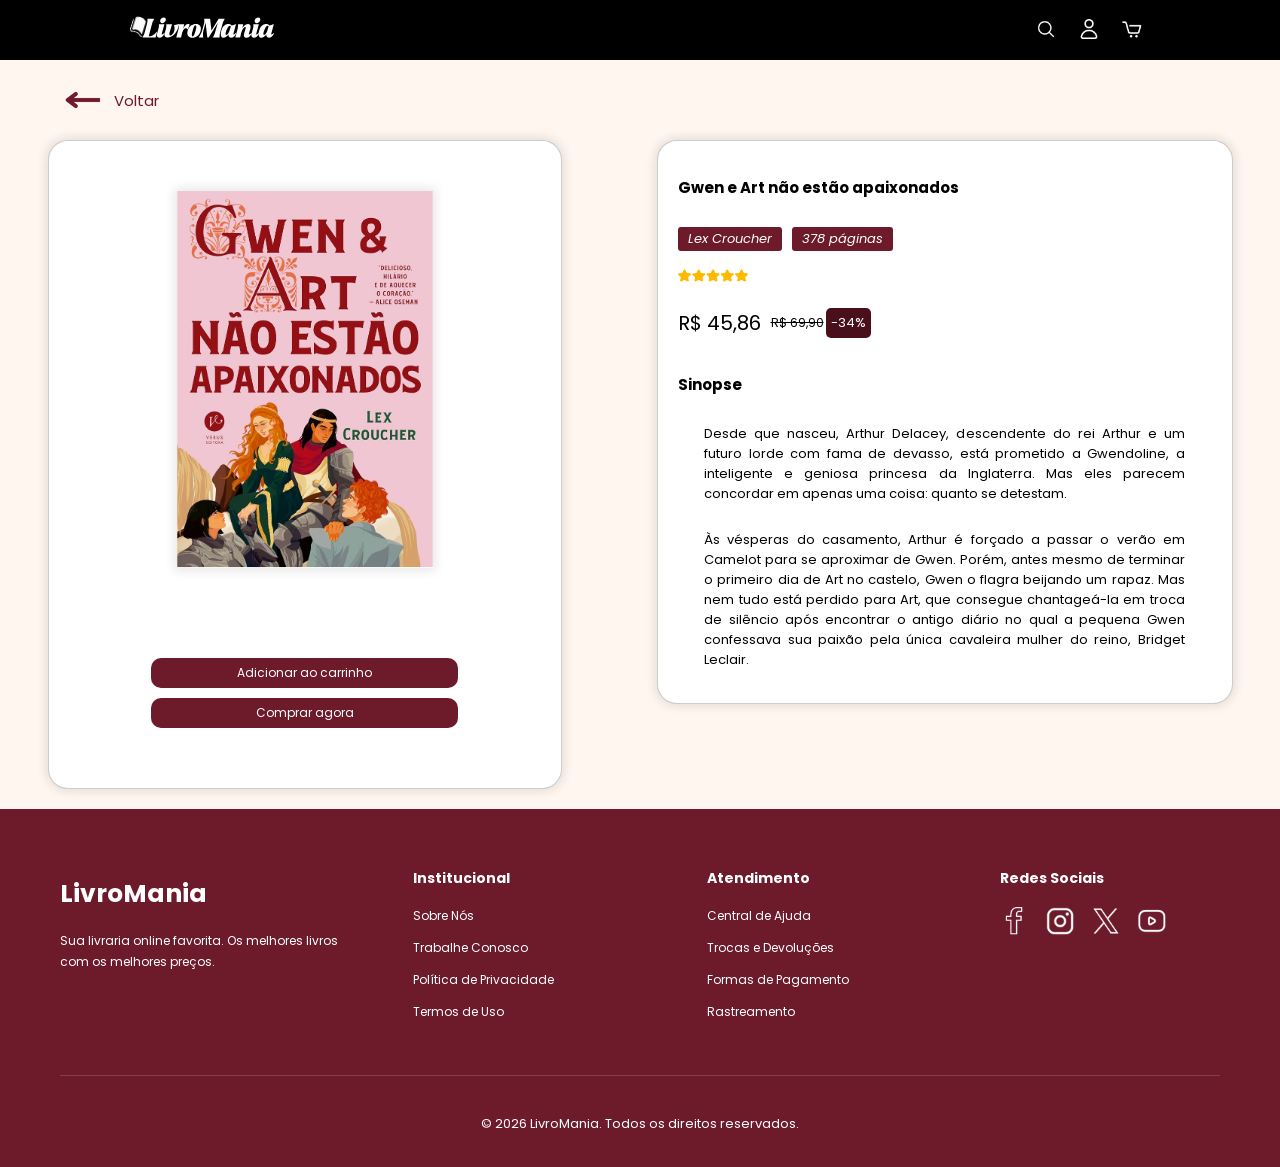
<file: livros/livroRomance.html>
<!DOCTYPE html>
<html lang="en">
<head>
    <meta charset="UTF-8">
    <meta name="viewport" content="width=device-width, initial-scale=1.0">
    <title>Gwen e Art não estão apaixonados</title>

    <link rel="stylesheet" href="livro.css">
    <link rel="preconnect" href="https://fonts.googleapis.com">
    <link rel="preconnect" href="https://fonts.gstatic.com" crossorigin>
    <link href="https://fonts.googleapis.com/css2?family=Poppins:ital,wght@0,100;0,200;0,300;0,400;0,500;0,600;0,700;0,800;0,900;1,100;1,200;1,300;1,400;1,500;1,600;1,700;1,800;1,900&display=swap" rel="stylesheet">
    
</head>
<body>
         <!-- CABEÇALHO -->
    <header>
        <nav>
            <div class="containerNav">
                <a href="../HomePage.html" class="logo">
                    <img src="../icon/logo.svg">
                </a>

                <span>
                    <button class="icon"><img src="../icon/lupa.png"></button>
                    <a href="../cadastro.html"><button class="icon"><img src="../icon/user.png"></button></a>
                    <button class="icon"><img src="../icon/carrinho.png"></button>
                </span>
            </div>
        </nav>
    </header>

    <div id="voltar">
        <a href="../generosLiterarios.html#rom" id="back">
            <img src="../icon/seta.png">
            Voltar
        </a>
    </div>

    <section>
        <div class="compra">
            <img src="../capas/Romance/capaRom1.svg">
            <img src="../capas/Romance/contCapaRom1.svg" id="contraCapa">
            <span>
                <button><a class="linkCompra" href="#">Adicionar ao carrinho</a></button>
                <button><a class="linkCompra" href="https://a.co/d/0hXGauEP">Comprar agora</a></button>
            </span>
        </div>

        <div class="info">
            <h3>Gwen e Art não estão apaixonados</h3>

            <span id="descricao">
                <p>Lex Croucher</p>
                <p>378 páginas</p>
            </span>
            
            <img src="../icon/avaliacao.png">

            <span class="containerInfo">
                <p>R$ 45,86</p>
                <p class="preco">R$ 69,90</p>
                <p>-34%</p>
            </span>
            <h3>Sinopse</h3>
            <span id="sinopse">
                <p>Desde que nasceu, Arthur Delacey, descendente do rei Arthur e um futuro lorde com fama de devasso, está prometido a Gwendoline, a inteligente e geniosa princesa da Inglaterra. Mas eles parecem concordar em apenas uma coisa: quanto se detestam.</p>
                <p>Às vésperas do casamento, Arthur é forçado a passar o verão em Camelot para se aproximar de Gwen. Porém, antes mesmo de terminar o primeiro dia de Art no castelo, Gwen o flagra beijando um rapaz.

                Mas nem tudo está perdido para Art, que consegue chantageá-la em troca de silêncio após encontrar o antigo diário no qual a pequena Gwen confessava sua paixão pela única cavaleira mulher do reino, Bridget Leclair.</p>

                <span>
                    <button><a class="linkCompra" href="#">Adicionar ao carrinho</a></button>
                    <button><a class="linkCompra" href="https://a.co/d/0hXGauEP">Comprar agora</a></button>
                </span>
            </span>

            
        </div>
    </section>

    <footer>
        <div class="footer-container">

            <div class="footer-col">
                <h2>LivroMania</h2>
                <p>Sua livraria online favorita. Os melhores livros com os melhores preços.</p>
            </div>

            <div class="footer-col">
                <h3>Institucional</h3>
                <ul>
                    <li><a href="#">Sobre Nós</a></li>
                    <li><a href="#">Trabalhe Conosco</a></li>
                    <li><a href="#">Política de Privacidade</a></li>
                    <li><a href="#">Termos de Uso</a></li>
                </ul>
            </div>

            <div class="footer-col">
                <h3>Atendimento</h3>
                <ul>
                    <li><a href="#">Central de Ajuda</a></li>
                    <li><a href="#">Trocas e Devoluções</a></li>
                    <li><a href="#">Formas de Pagamento</a></li>
                    <li><a href="#">Rastreamento</a></li>
                </ul>
            </div>

            <div class="footer-col">
                <h3>Redes Sociais</h3>

                <div class="social-icons">
                    <a href="#"><img src="../icon/facebook.png" alt="Facebook"></a>
                    <a href="#"><img src="../icon/instagram.png" alt="Instagram"></a>
                    <a href="#"><img src="../icon/x-app.png" alt="X"></a>
                    <a href="#"><img src="../icon/youtube.png" alt="YouTube"></a>
                </div>
            </div>

        </div>

        <div class="footer-bottom">
            <p>© 2026 LivroMania. Todos os direitos reservados.</p>
        </div>

    </footer>

    
</body>
</html>
</file>
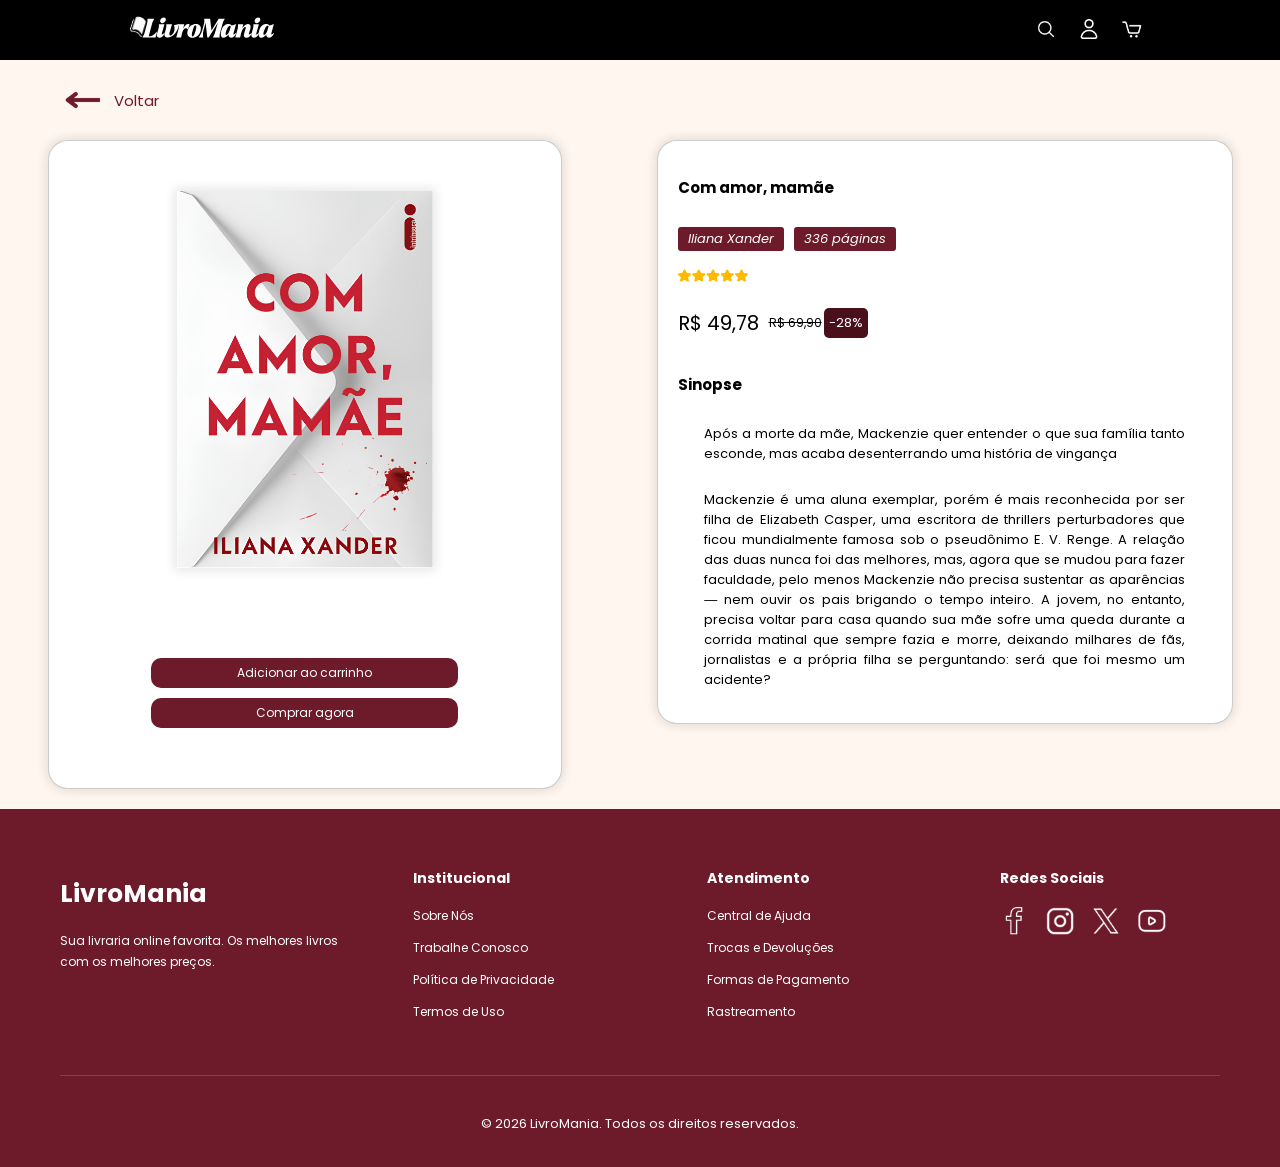
<file: livros/livroSuspense.html>
<!DOCTYPE html>
<html lang="en">
<head>
    <meta charset="UTF-8">
    <meta name="viewport" content="width=device-width, initial-scale=1.0">
    <title>Com amor, mamãe</title>

    <link rel="stylesheet" href="livro.css">
    <link rel="preconnect" href="https://fonts.googleapis.com">
    <link rel="preconnect" href="https://fonts.gstatic.com" crossorigin>
    <link href="https://fonts.googleapis.com/css2?family=Poppins:ital,wght@0,100;0,200;0,300;0,400;0,500;0,600;0,700;0,800;0,900;1,100;1,200;1,300;1,400;1,500;1,600;1,700;1,800;1,900&display=swap" rel="stylesheet">
    
</head>
<body>
         <!-- CABEÇALHO -->
    <header>
        <nav>
            <div class="containerNav">
                <a href="../HomePage.html" class="logo">
                    <img src="../icon/logo.svg">
                </a>

                <span>
                    <button class="icon"><img src="../icon/lupa.png"></button>
                    <a href="../cadastro.html"><button class="icon"><img src="../icon/user.png"></button></a>
                    <button class="icon"><img src="../icon/carrinho.png"></button>
                </span>
            </div>
        </nav>
    </header>

    <div id="voltar">
        <a href="../generosLiterarios.html#sus" id="back">
            <img src="../icon/seta.png">
            Voltar
        </a>
    </div>

    <section>
        <div class="compra">
            <img src="../capas/Suspense/capaSus1.svg">
            <img src="../capas/Suspense/contCapaSus1.svg" id="contraCapa">
            <span>
                <button><a class="linkCompra" href="#">Adicionar ao carrinho</a></button>
                <button><a class="linkCompra" href="https://a.co/d/00Ul8imy">Comprar agora</a></button>
            </span>
        </div>

        <div class="info">
            <h3>Com amor, mamãe</h3>

            <span id="descricao">
                <p>Iliana Xander</p>
                <p>336 páginas</p>
            </span>
            
            <img src="../icon/avaliacao.png">

            <span class="containerInfo">
                <p>R$ 49,78</p>
                <p class="preco">R$ 69,90</p>
                <p>-28%</p>
            </span>
            <h3>Sinopse</h3>
            <span id="sinopse">
                <p>Após a morte da mãe, Mackenzie quer entender o que sua família tanto esconde, mas acaba desenterrando uma história de vingança</p>

                <p>Mackenzie é uma aluna exemplar, porém é mais reconhecida por ser filha de Elizabeth Casper, uma escritora de thrillers perturbadores que ficou mundialmente famosa sob o pseudônimo E. V. Renge. A relação das duas nunca foi das melhores, mas, agora que se mudou para fazer faculdade, pelo menos Mackenzie não precisa sustentar as aparências ― nem ouvir os pais brigando o tempo inteiro.

                A jovem, no entanto, precisa voltar para casa quando sua mãe sofre uma queda durante a corrida matinal que sempre fazia e morre, deixando milhares de fãs, jornalistas e a própria filha se perguntando: será que foi mesmo um acidente?</p>

                <span>
                    <button><a class="linkCompra" href="#">Adicionar ao carrinho</a></button>
                    <button><a class="linkCompra" href="https://a.co/d/00Ul8imy">Comprar agora</a></button>
                </span>
            </span>

            
        </div>
    </section>

     <footer>
        <div class="footer-container">

            <div class="footer-col">
                <h2>LivroMania</h2>
                <p>Sua livraria online favorita. Os melhores livros com os melhores preços.</p>
            </div>

            <div class="footer-col">
                <h3>Institucional</h3>
                <ul>
                    <li><a href="#">Sobre Nós</a></li>
                    <li><a href="#">Trabalhe Conosco</a></li>
                    <li><a href="#">Política de Privacidade</a></li>
                    <li><a href="#">Termos de Uso</a></li>
                </ul>
            </div>

            <div class="footer-col">
                <h3>Atendimento</h3>
                <ul>
                    <li><a href="#">Central de Ajuda</a></li>
                    <li><a href="#">Trocas e Devoluções</a></li>
                    <li><a href="#">Formas de Pagamento</a></li>
                    <li><a href="#">Rastreamento</a></li>
                </ul>
            </div>

            <div class="footer-col">
                <h3>Redes Sociais</h3>

                <div class="social-icons">
                    <a href="#"><img src="../icon/facebook.png" alt="Facebook"></a>
                    <a href="#"><img src="../icon/instagram.png" alt="Instagram"></a>
                    <a href="#"><img src="../icon/x-app.png" alt="X"></a>
                    <a href="#"><img src="../icon/youtube.png" alt="YouTube"></a>
                </div>
            </div>

        </div>

        <div class="footer-bottom">
            <p>© 2026 LivroMania. Todos os direitos reservados.</p>
        </div>

    </footer>

    
</body>
</html>
</file>
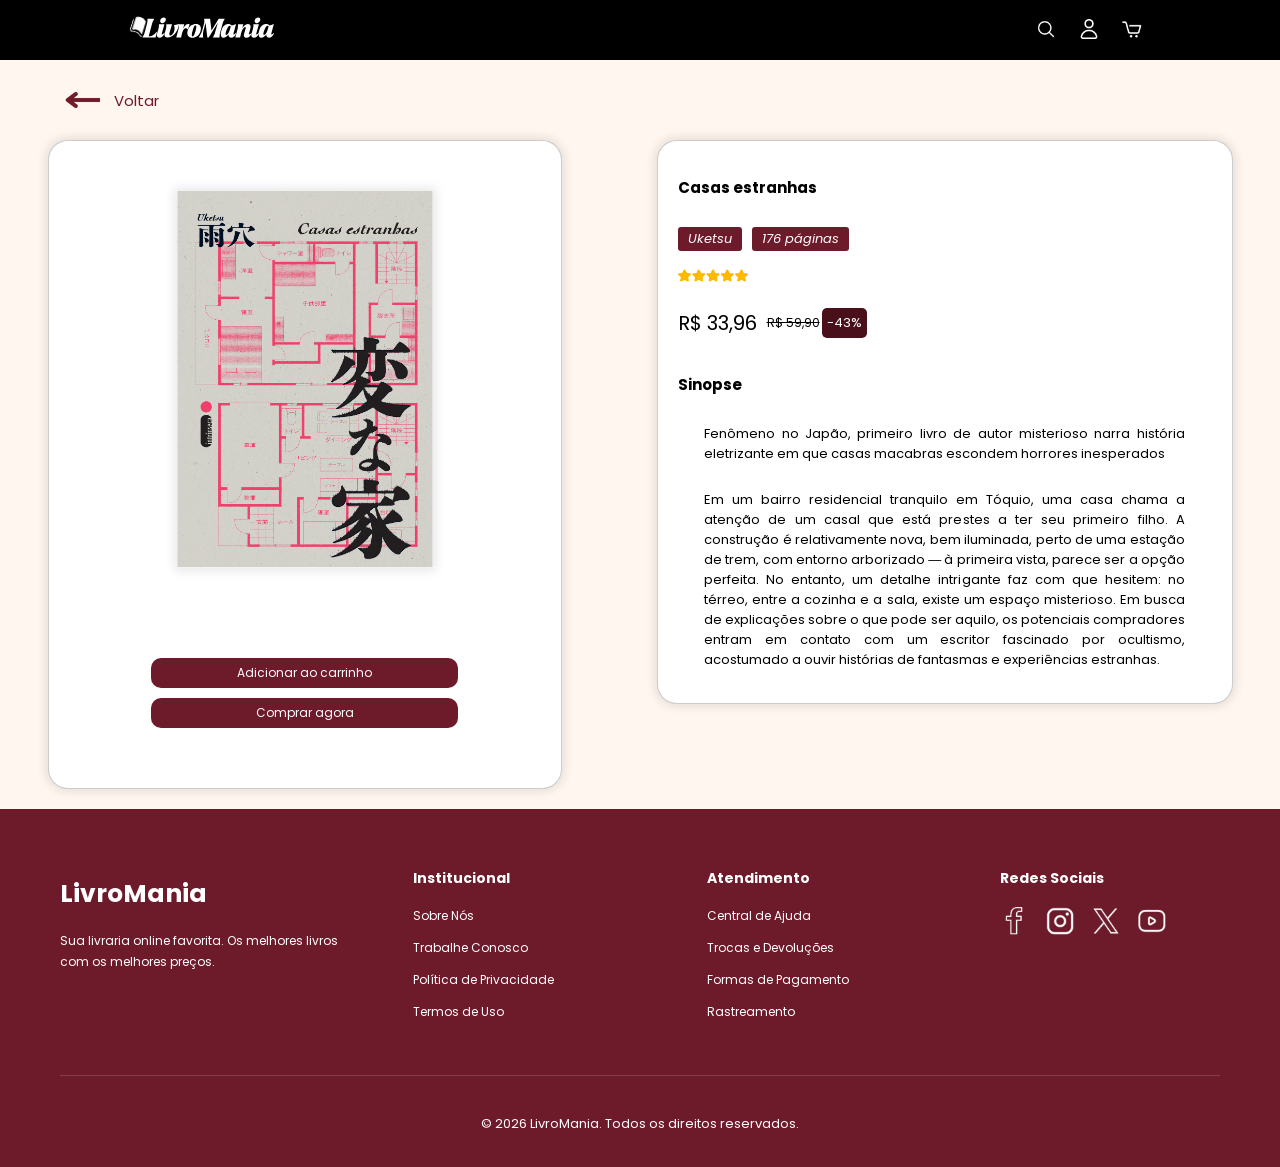
<file: livros/livroTerror.html>
<!DOCTYPE html>
<html lang="en">
<head>
    <meta charset="UTF-8">
    <meta name="viewport" content="width=device-width, initial-scale=1.0">
    <title>Casas estranhas</title>

    <link rel="stylesheet" href="livro.css">
    <link rel="preconnect" href="https://fonts.googleapis.com">
    <link rel="preconnect" href="https://fonts.gstatic.com" crossorigin>
    <link href="https://fonts.googleapis.com/css2?family=Poppins:ital,wght@0,100;0,200;0,300;0,400;0,500;0,600;0,700;0,800;0,900;1,100;1,200;1,300;1,400;1,500;1,600;1,700;1,800;1,900&display=swap" rel="stylesheet">
    
</head>
<body>
         <!-- CABEÇALHO -->
    <header>
        <nav>
            <div class="containerNav">
                <a href="../HomePage.html" class="logo">
                    <img src="../icon/logo.svg">
                </a>

                <span>
                    <button class="icon"><img src="../icon/lupa.png"></button>
                    <a href="../cadastro.html"><button class="icon"><img src="../icon/user.png"></button></a>
                    <button class="icon"><img src="../icon/carrinho.png"></button>
                </span>
            </div>
        </nav>
    </header>

    <div id="voltar">
        <a href="../generosLiterarios.html#ter" id="back">
            <img src="../icon/seta.png">
            Voltar
        </a>
    </div>

    <section>
        <div class="compra">
            <img src="../capas/Terror/capaTer1.svg">
            <img src="../capas/Terror/contCapaTer1.svg" id="contraCapa">
            <span>
                <button><a class="linkCompra" href="#">Adicionar ao carrinho</a></button>
                <button><a class="linkCompra" href="https://a.co/d/0hTItpug">Comprar agora</a></button>
            </span>
        </div>

        <div class="info">
            <h3>Casas estranhas</h3>

            <span id="descricao">
                <p>Uketsu</p>
                <p>176 páginas</p>
            </span>
            
            <img src="../icon/avaliacao.png">

            <span class="containerInfo">
                <p>R$ 33,96</p>
                <p class="preco">R$ 59,90</p>
                <p>-43%</p>
            </span>
            <h3>Sinopse</h3>
            <span id="sinopse">
                <p>Fenômeno no Japão, primeiro livro de autor misterioso narra história eletrizante em que casas macabras escondem horrores inesperados</p>

                <p>Em um bairro residencial tranquilo em Tóquio, uma casa chama a atenção de um casal que está prestes a ter seu primeiro filho. A construção é relativamente nova, bem iluminada, perto de uma estação de trem, com entorno arborizado ― à primeira vista, parece ser a opção perfeita. No entanto, um detalhe intrigante faz com que hesitem: no térreo, entre a cozinha e a sala, existe um espaço misterioso.

                Em busca de explicações sobre o que pode ser aquilo, os potenciais compradores entram em contato com um escritor fascinado por ocultismo, acostumado a ouvir histórias de fantasmas e experiências estranhas.</p>

                <span>
                    <button><a class="linkCompra" href="#">Adicionar ao carrinho</a></button>
                    <button><a class="linkCompra" href="https://a.co/d/0hTItpug">Comprar agora</a></button>
                </span>
            </span>

            
        </div>
    </section>

     <footer>
        <div class="footer-container">

            <div class="footer-col">
                <h2>LivroMania</h2>
                <p>Sua livraria online favorita. Os melhores livros com os melhores preços.</p>
            </div>

            <div class="footer-col">
                <h3>Institucional</h3>
                <ul>
                    <li><a href="#">Sobre Nós</a></li>
                    <li><a href="#">Trabalhe Conosco</a></li>
                    <li><a href="#">Política de Privacidade</a></li>
                    <li><a href="#">Termos de Uso</a></li>
                </ul>
            </div>

            <div class="footer-col">
                <h3>Atendimento</h3>
                <ul>
                    <li><a href="#">Central de Ajuda</a></li>
                    <li><a href="#">Trocas e Devoluções</a></li>
                    <li><a href="#">Formas de Pagamento</a></li>
                    <li><a href="#">Rastreamento</a></li>
                </ul>
            </div>

            <div class="footer-col">
                <h3>Redes Sociais</h3>

                <div class="social-icons">
                    <a href="#"><img src="../icon/facebook.png" alt="Facebook"></a>
                    <a href="#"><img src="../icon/instagram.png" alt="Instagram"></a>
                    <a href="#"><img src="../icon/x-app.png" alt="X"></a>
                    <a href="#"><img src="../icon/youtube.png" alt="YouTube"></a>
                </div>
            </div>

        </div>

        <div class="footer-bottom">
            <p>© 2026 LivroMania. Todos os direitos reservados.</p>
        </div>

    </footer>

    
</body>
</html>
</file>
<file: index.css>
body{
    margin: 0;
    background-color: rgb(255, 255, 255);
    font-family: "Poppins", sans-serif;
    font-weight: 400;
    font-size: 12px;

    display: flex;
    align-items: center;
    flex-direction: column;
}

main{
    display: flex;
    flex-direction: column;
    align-items: center;
    margin: 50px 0;

    text-align: center;
}

.cardLink{
    width: 250px;
    height: 250px;
    background-image: linear-gradient(to top, #6d1a2a, #ffffff00),
     url(imgSite/biblioteca.jpeg);
    background-size: cover;
    display: flex;
    flex-direction: column;
    align-items: center;
    justify-content: center;

    border-radius: 20px;
}

.cardLink span{
    display: flex;
    flex-direction: column;
    justify-content: center;
    align-items: center;
    margin-top: 100px;

}

.cardLink img{
    width: 40px;
    margin-bottom: 10px;
}
.linkImg{
    text-decoration: none;
    color: white;
    transition: 0.2s;
    border-radius: 20px;
}
.linkImg:hover{
    transform: scale(1.05);
    box-shadow: 0px 0px 10px 3px rgba(0, 0, 0, 0.2);
    box-sizing: border-box;
    
}
.cardLink span p, .cardLink span h2{
    margin-top: 2px;
    margin-bottom: 0;
}

.info{
    width: 40%;
}
.info h1{
    margin-top: 40px;
    color: #6d1a2a;
}

.info p{
    color: #6d1a2b;
}
.info .legenda, footer p{
    color: #6d1a2a;
    font-size: 10px;
    font-weight: 300;
}
.info span{
    font-weight: bold;
}

hr{
    width: 50%;
    margin: 20px 0;
}

h3{
    color: #6d1a2a;
    font-weight: 400;
    font-size: 12px;
}
.aut{
    display: flex;
    flex-direction: row;
    width: 80%;
    justify-content: center;
    margin-bottom: 50px;
}

.aut .autores{
    background-color: #F5E6E9 ;
    border-radius: 20px;
    display: flex;
    justify-content: center;
    align-items: center;
    color: #6d1a2a;
    padding: 0 8px;
    margin: 0 40px 0 0;
}

.aut .iconAut{
    display: flex;
    justify-content: center;
    align-items: center;
    width: 25px;
    height: 25px;
    background-color: #6d1a2a;
    border-radius: 100%;
    margin: 0 5px;
    color: #fff;
}

.botao{
    padding: 10px 20px;
    border-radius: 10px;
    border: 0px;
    font-family: "Poppins", sans-serif;
    font-weight: 400;
    transition: 0.2s;
    margin-left: 10px;
}

.botao:hover{
    transform: scale(1.05);
}

#entrar{
    color: #fff;
    background-color: #6d1a2a;
}

#sobre{
    border: 1px solid gray;
}
footer{
    width: 100%;
    display: flex;
    flex-direction: column;
    justify-content: center;
    align-items: center;
}

footer p{
    margin: 0 0 20px 0;
}

@media screen and (max-width:1024px){
    .aut{
        flex-direction: column;
        width: 80%;
        align-items: center;
    }

    .aut .autores{
        width: 250px;
        margin: 10px;
        justify-content: start;
    }
    
    .info{
        width: 70%;
    }

    hr{
        width: 70%;
    }
    footer{
        width: 100%;
    }
}
</file>
<file: cadastro.css>
body {
    margin: 0;
    background-color: rgb(255, 246, 239);
    font-family: "Poppins", sans-serif;
    font-weight: 400;
    font-size: 10px;

    font-size: 12px;

    
    display: flex;
    flex-direction: column;
    min-height: 100vh;
    height: 100%;
    margin: 0;
}

html {
    scroll-behavior: smooth;
    scroll-padding-top: 80px;
    

    height: 100%;
    margin: 0;
}

header {
    color: rgb(255, 246, 239);
    width: 100%;
    margin-top: 60px;
    font-size: 13px;
    position: relative;
    overflow: auto;
}

header {
    display: flex;
    flex-direction: column;
    justify-content: center;
    align-items: center;
    text-align: center;
}

.logo {
    display: flex;
}

.logo:hover{
    transform: scale(1.05);
    transition: 0.3s;
}

nav {
    width: 100%;
    position: fixed;
    z-index: 1;
    top: 0;
    height: 60px;
    background-color: black;

    display: flex;
    justify-content: center;
    align-items: center;

}

.containerNav {
    width: 85%;
    display: flex;
    justify-content: space-between;
    align-items: center;
}

nav span img {
    width: 20px;
}


.icon {
    background-color: transparent;
    border: 0px;
    padding: 2px 10px;
}

.icon:hover {
    background: linear-gradient(to bottom, rgba(255, 255, 255, 0), rgba(255, 255, 255, 0), rgba(255, 255, 255, 0.2));
}

/* CADASTRO */

#contForm {
    display: flex;
    width: 100%;
    justify-content: center;
}

form {
    margin: 10px;
    display: flex;
    flex-direction: column;
    justify-content: center;
}

.formulario {
    margin: 100px 0;
    background-color: rgb(255, 255, 255);
    width: 60%;
    padding: 20px;
    border-radius: 20px;

    box-shadow: 0px 0px 10px 3px rgba(0, 0, 0, 0.095);
    border: 1px solid rgba(0, 0, 0, 0.2);
}

.formulario p {
    text-align: center;
    margin-bottom: 10px;
}

.formulario h2 {
    text-align: center;
}

.formulario input {
    display: inline-block;
    border-radius: 5px;
    margin: 3px 10px;

}

.formulario label {
    margin: 2px 10px;
    display: inline-block;
    font-size: 12px;
    color: #490F1A;
}

.formulario #envio #conta {
    padding: 5px;
    box-sizing: border-box;
    width: 100%;
    font-family: "Poppins", sans-serif;
}

.formulario #envio {
    display: flex;
    justify-content: center;
    align-items: center;
    margin-top: 10px;
    width: 100%;
}

.formulario .aceito {
    margin-top: 10px;
    font-size: 12px;
    font-weight: 400;
}

.formulario .conta {
    margin: 0 0 5px 5px;
    display: flex;
    flex-direction: row;
}

form input,
textarea {
    width: 100%;
    background-color: #FAF0F2;
    border: 1px solid #490f1a36;
    border-radius: 5px;
    margin: 5px 0;
    margin-bottom: 10px;
    resize: none;

    padding: 7px;
    box-sizing: border-box;
    font-size: 10px;
    color: #6d1a2a;
    font-family: "Poppins", sans-serif;
    font-weight: 400;
}

.conta input {
    width: 10px;
    margin: 0;
}

#conta {
    background-color: #6d1a2a;
    color: #fff;
    border: 0;
}


/* MENU HAMBURGUER */


#menuresp #logo {
    position: absolute;
    z-index: 1;
    display: flex;
    left: 20%;
}

#menuresp #logo:hover {
    transform: scale(1.05);
    transition: 0.3s;
}

#menuresp .linkHome {
    margin-bottom: 45px;
}

#menuresp nav {
    background-color: black;
    display: flex;
    justify-content: space-between;
    align-items: center;
}

.menumobile .menu-lines {
    display: flex;
    flex-direction: column;
    z-index: 3;

    margin: auto;
    margin-left: 30px;
}

.menumobile .menu-lines span {
    display: inline-block;
    width: 25px;
    height: 3px;
    margin: 3px 0px 3px 3px;
    background-color: #fff;
    border-radius: 3px;
    transition: all ease .2s;
}

.menumobile .menu-faketrigger {
    display: inline-block;
    position: absolute;
    z-index: 4;
    width: 30px;
    height: 100%;
    opacity: 0;
    cursor: pointer;
    margin-left: 30px;

}

.menumobile .menu-faketrigger:checked~.menu-lines span {
    background-color: #6d1a2a;

}

.menumobile .menu-faketrigger:checked~.menu-lines span:nth-child(1) {

    transform-origin: 0% 0%;
    transform: rotate(45deg) scaleX(1.1);

}

.menumobile .menu-faketrigger:checked~.menu-lines span:nth-child(2) {

    opacity: 0;
}

.menumobile .menu-faketrigger:checked~.menu-lines span:nth-child(3) {

    transform-origin: 0% 100%;
    transform: rotate(-45deg) scaleX(1.1);

}

.menumobile ul {
    position: absolute;
    z-index: 2;
    left: 0;
    top: 0;

    padding-top: 100px;
    list-style: none;
    background-color: white;
    height: 100vh;
    box-sizing: border-box;
    margin: 0;

    width: 40%;
    margin-left: -46%;
    transition: all ease .2s;

}

.menumobile .menu-faketrigger:checked~ul {
    margin-left: 0;

}

.menumobile ul li {
    padding: 10px;
    display: inline-block;
    border-bottom: 1px solid rgba(0, 0, 0, 0.303);
    width: 60%;
}

.menumobile ul li a {
    font-family: "Poppins", sans-serif;
    text-decoration: none;
    color: black;
    font-size: medium;
    transition: all ease .2s;
}

.menumobile ul li a:hover {
    background: linear-gradient(to right, rgba(73, 15, 26, 0.2), rgba(73, 15, 26, 0.2), rgba(73, 15, 26, 0));
}




/* RODAPÉ */

footer {
    background: #6d1a2a;
    color: white;
    width: 100%;
    padding: 45px 60px 20px;
    margin-top: auto; /**/
    box-sizing: border-box;
}

.footer-container {
    display: flex;
    justify-content: space-between;
    flex-wrap: wrap;
    gap: 40px;
}

.footer-col {
    min-width: 220px;
}

.footer-col h2 {
    font-size: 25px;
}

.footer-col h3 {
    font-size: 14px;
}

.footer-col h2,
.footer-col h3 {
    margin-bottom: 18px;
}

.footer-col p {
    line-height: 1.7;
    max-width: 280px;
    font-size: 12px;
}

.footer-col ul {
    list-style: none;
    padding: 0;
    margin: 0;
}

.footer-col ul li {
    margin-bottom: 14px;
}

.footer-col ul li a {
    color: white;
    text-decoration: none;
    transition: .3s;
    font-size: 12px;
}

.footer-col ul li a:hover {
    color: #fff;
    padding-left: 5px;
}

.social-icons {
    display: flex;
    gap: 18px;
    margin-top: 10px;
}

.social-icons a {
    display: flex;
    align-items: center;
    justify-content: center;
    transition: .3s;
}

.social-icons img {
    width: 28px;
    height: 28px;
    object-fit: contain;
}

.social-icons a:hover {
    transform: translateY(-4px);
}

.footer-bottom {
    border-top: 1px solid rgba(255, 255, 255, .15);
    margin-top: 40px;
    padding-top: 25px;
    text-align: center;
    font-size: 12px;
}




@media screen and (max-width:1024px) {
    .formulario #envio {
        flex-direction: column;
    }

    .formulario #envio #conta {
        width: 70%;
    }
}

@media screen and (min-width: 1024px) {
    #menuresp {
        display: none;
    }
}

@media screen and (max-width:768px) {
    footer {
        padding: 40px 25px 20px;
    }

    .footer-container {
        flex-direction: column;
        gap: 35px;
    }
}
</file>
<file: generosLiterarios.css>
html{
    scroll-behavior: smooth;
    scroll-padding-top: 80px;
}

body{
    margin: 0;
    background-color: rgb(255, 246, 239);
    font-family: "Poppins", sans-serif;
    font-weight: 400;
    font-size: 10px; 
}

header{
    width: 100%;
    height: 250px;
    margin-top: 60px;
    background-image: url(imgSite/banner-maior.svg);
    background-size: cover;
    background-position: center;
    font-size: 13px;
    position: relative;
    overflow: auto;
}

header{
    display: flex;
    flex-direction: column;
    justify-content: center;
    align-items: center;
    text-align: center;
}

nav{
    width: 100%;
    position: fixed;
    z-index: 1;
    top: 0;
    height: 60px;   
    background-color: black;

    display: flex;
    justify-content:center;
    align-items: center;
    
}

.logo{
    display: flex;
}

.logo:hover{
    transform: scale(1.05);
    transition: 0.3s;
}

.containerNav{
    width: 85%;
    display: flex;
    justify-content: space-between;
    align-items: center;
}

.containerHeader nav span{
    display: flex;
    width: 150px;
    height: 40px;
    justify-content: space-around;
    
}

nav span img{
    width: 20px;
}

.livros a img{
    width: 200px;
}


.icon{
    background-color: transparent;
    border: 0px;
    padding: 2px 10px;
}
.icon:hover{
    background: linear-gradient( to bottom, rgba(255, 255, 255, 0), rgba(255, 255, 255, 0), rgba(255, 255, 255, 0.2));
}


a{
    background-color: transparent;
    color: white;
    text-decoration: none;
    border: 0px;
}
/* MENU LATERAL */

aside{
    left: 0;
    position: fixed;
    width: 33%;
}
.menulateral ul li a{
    color: black;
    margin: 10px 5px 5px 15px;
    font-size: 15px;
    margin-bottom: 20px;
    display: block;
    padding: 5px;
    box-sizing: border-box;
    width: 80%;
    transition: 0.3s;
}
.menulateral ul li a:hover{
    background:linear-gradient(to right, rgba(73, 15, 26, 0.2), rgba(73, 15, 26, 0.2), rgba(73, 15, 26, 0));
    padding-left: 10px;
    
}

.menulateral ul{
    width: 100%;
    list-style: none;
    padding: 10px 0;
    margin: 0 15px 0 20px;
}
.menulateral{
    padding: 0;
    background-color: white;
    width: 20%;
    height: 100%;
    display: flex;
    box-sizing: border-box;
    overflow: auto;
    justify-content: right;
    align-items: start;
    flex-direction: column;

    position: fixed;
    top: 60px;
    
    box-shadow: 2px 0 10px rgba(96, 23, 23, 0.112);
}

.menulateral h3{
    display: inline-block;
    margin: 0;
    margin: 0px 0px 0px 10px;
}
.menulateral span{
    margin-top: 10px;
    width: 100%;
    display: flex;
    align-items: center;
    justify-content: center;
}
.menulateral img{
    width: 25px;
    height: auto;
}



/* LANÇAMENTOS */

.containerMain{
    display: flex;
    margin-left: 20%;
    width: 80%;
    flex-direction: column;
}

.secLivros{
    width: 90%;
    height: 100%;
    display: flex;
    margin: auto;
    padding: 20px;
    border-radius: 20px;
    flex-direction: row;
    justify-content:space-around;
    background-color: rgb(255, 255, 255);
    
    overflow: auto;
    box-shadow: 0px 0px 10px 3px rgba(0, 0, 0, 0.095);
    border: 1px solid rgba(0, 0, 0, 0.2);
    
}
.titulo{
    font-size: 15px;
    margin-left: 5%;
    padding: 20px 0;
    box-sizing: border-box;
}


.livros{
    display: flex;
    flex-direction: column;
    
    width: 200px;
    height: 100%;
    box-shadow: 0px 0px 10px 5px rgba(0, 0, 0, 0.095);
    border: 1px solid rgba(0, 0, 0, 0.2);
    border-radius: 20px;
    margin-right: 25px;

}

.addCarrinho{
    width: 100%;
    display: flex;
    align-items: center;
    justify-content: center;
    background-color: #6d1a2a;
    border-radius: 10px;
    padding: 10px 5px;
    box-sizing: border-box;
    margin-bottom: 15px;
}
.addCarrinho img{
    width: 20px;
}
.addCarrinho button, .addCarrinho a{
    font-family: "Poppins", sans-serif;
    font-weight: 400;
    font-size: 11px;
    background-color: transparent;
    color: white;
    text-decoration: none;
    border: 0px;
}
.livros div{
    background-color: rgb(255, 246, 239);
    display: flex;
    flex-direction: column;
    height: 180px;
    padding: 0 15px;
    width: 100%;
    box-sizing: border-box;
    color: #6d1a2a;
    border-bottom-left-radius: 20px;
    border-bottom-right-radius: 20px;
}
div h4{
    color: #000000;
    font-size: 15px;
    margin: 5px 0 0 0;
    font-weight: 500;
}

.containerInfo{
    display: flex;
    flex-direction: column;
    width: 100%;

}
.box{
    display: flex;
    margin-bottom: 10px;
    align-items: center;
}

.boxInfo{
    height: 80px;
    display: block;
}

.containerInfo p{
    margin: 0 3px;
    white-space: nowrap;
}

.capa{
    display: block;
    height: 300px;
    object-fit: cover;
    border-top-left-radius: 20px;
    border-top-right-radius: 20px;
}

.livros:hover{
    border: #490F1A 1px solid;
}

.containerInfo p:first-child{
    color: #000000;
    font-weight:bold;
    font-size: 15px;
}
.containerInfo .preco{
    font-size: small;
    text-decoration: line-through;
}
.containerInfo p:last-child{
    color: #ffffff;
    background-color: #490F1A;
    border-radius: 5px;
    padding: 5px;
    font-size: 10px;
}

.linkLivro{
    width: 100%;
    border: 0;
    margin: 0px;
}


/* MENU HAMBURGUER */

#menuresp #logo{
    position: absolute;
    z-index: 1;
    display: flex;
    left: 20%;
}

#menuresp #logo:hover{
    transform: scale(1.05);
    transition: 0.3s;
}

#menuresp .linkHome{
    margin-bottom: 45px;
}

#menuresp nav{
    background-color: black;
    display: flex;
    justify-content: space-between;
    align-items: center;
}

.menumobile .menu-lines{
    display: flex;
    flex-direction: column;
    z-index: 3;

    margin: auto;
    margin-left: 30px;
}

.menumobile .menu-lines span{
    display:inline-block;
    width: 25px;
    height: 3px;
    margin: 3px 0px 3px 3px;
    background-color: #fff;
    border-radius: 3px;
    transition: all ease .2s;
}
.menumobile .menu-faketrigger{
    display: inline-block;
    position:absolute;
    z-index: 4;
    width: 30px;
    height: 100%;
    opacity: 0;
    cursor: pointer;
    margin-left: 30px;

}

.menumobile .menu-faketrigger:checked ~ .menu-lines span{
    background-color: #6d1a2a;

}
.menumobile .menu-faketrigger:checked ~ .menu-lines span:nth-child(1){
   
    transform-origin: 0% 0%;
    transform: rotate(45deg) scaleX(1.1);

}
.menumobile .menu-faketrigger:checked ~ .menu-lines span:nth-child(2){
   
    opacity: 0;
}
.menumobile .menu-faketrigger:checked ~ .menu-lines span:nth-child(3){
   
    transform-origin: 0% 100%;
    transform: rotate(-45deg) scaleX(1.1);

}
.menumobile ul{
    position: absolute;
    z-index: 2;
    left: 0;
    top: 0;
   
    padding-top: 100px;
    list-style: none;
    background-color: white;
    height: 100vh;
    box-sizing: border-box;
    margin: 0;

    width: 40%;
    margin-left: -56%;
    transition: all ease .2s;

}

.menumobile .menu-faketrigger:checked ~ ul{
    margin-left: 0;

}

.menumobile ul li{
    padding: 10px;
}
.menumobile ul li a{
    font-family: "Poppins", sans-serif;
    text-decoration: none;
    color: black;
    font-size: small;
    transition: all ease .2s;
}

.menumobile ul li a:hover{
    background:linear-gradient(to right, rgba(73, 15, 26, 0.2), rgba(73, 15, 26, 0.2), rgba(73, 15, 26, 0));
}

.menumobile ul .menu-item{
    display: inline-block;
    border-bottom: 1px solid rgba(0, 0, 0, 0.303);

    width: 60%;
    margin-left: 20px;

}
.menumobile ul #gen{
    border-top: 1px solid rgba(0, 0, 0, 0.303);
    
}


/* --- RODAPÉ --- */

footer{
    background: #6d1a2a;
    color: white;
    padding:45px 60px 20px;
    box-sizing: border-box;
    margin-top: 80px;
    width: 80%;
    margin-left: 20%;
}

.footer-container{
    display: flex;
    justify-content: space-between;
    flex-wrap: wrap;
    gap: 40px;
}

.footer-col{
    min-width: 220px;
}

.footer-col h2{
    font-size: 25px;
}

.footer-col h3{
    font-size: 14px;
}

.footer-col h2, .footer-col h3{
    margin-bottom: 18px;
}

.footer-col p{
    line-height: 1.7;
    max-width: 280px;
    font-size: 12px;
}

.footer-col ul{
    list-style:none;
    padding: 0;
    margin: 0;
}

.footer-col ul li{
    margin-bottom:14px;
}

.footer-col ul li a{
    color: white;
    text-decoration: none;
    transition: .3s;
    font-size: 12px;
}

.footer-col ul li a:hover{
    color: #fff;
    padding-left: 5px;
}

.social-icons{
    display: flex;
    gap: 18px;
    margin-top: 10px;
}

.social-icons a{
    display: flex;
    align-items: center;
    justify-content: center;
    transition: .3s;
}

.social-icons img{
    width: 28px;
    height: 28px;
    object-fit: contain;
}

.social-icons a:hover{
    transform: translateY(-4px);
}

.footer-bottom{
    border-top: 1px solid rgba(255,255,255,.15);
    margin-top: 40px;
    padding-top: 25px;
    text-align: center;
    font-size: 12px;
}

@media screen and (max-width:1024px){
    

    .menulateral{
        display: none;
    }


    .containerMain{
        width: 100%;
        margin: 0;
    }

    .containerHeader{
        margin-left: 0;
    }

    .secLivros{
        width: 80%;
        flex-wrap: nowrap;
        overflow:auto;

        scrollbar-width: none;
        scroll-behavior: smooth;
    }

    .livros div{
        width:100%;
        height: 100%;
        display: flex;
        flex-direction: column;
    }
    .box{
        height: 10px;
    }

    .livros div h4{
        font-size: 12px;
    }

    .livros div p{
        font-size: 10px;
        margin: 0;
        margin-bottom: 5px;
    }

    .livros div .containerInfo p{
        font-size: 10px;
    }

    .livros div .containerInfo p:first-child{
        font-size: 15px;
        margin-right: 5px;
    }

    .livros div .addCarrinho, .linkCompra{
        height: 30px;
        font-size: 9px;
    }

    .titulo{
        margin-left: 10%;
    }
    .addCarrinho img{
        width: 15px;
    }

    .preco + p{
        display: none;
    }
    .addCarrinho{
        display: none;
    }

    .containerMain #fic{
        margin-top: 60px;
    } 

    footer{
        padding:40px 25px 20px;
        width: 100%;
        margin-left: 0%;
    }

    header{
        background-image: url(imgSite/banner-menor.svg);
        background-size: cover;
        background-position: center;
    }

}

@media(max-width:768px){

    footer{
        padding:40px 25px 20px;
    }

    .footer-container{
        flex-direction:column;
        gap:35px;
    }

}
@media screen and (min-width: 1024px){
    #menuresp{
        display: none;
    }
}
</file>
<file: HomePage.css>
html{
    scroll-behavior: smooth;
    scroll-padding-top: 80px;
}

body{
    margin: 0;
    background-color: rgb(255, 246, 239);
    font-family: "Poppins", sans-serif;
    font-weight: 400;
    font-size: 10px;
}

header{
    color: rgb(255, 246, 239);
    width: 100%;
    height: 250px;
    margin-top: 60px;
    background-image: linear-gradient(to right, #6d1a2a, #6d1a2acc);
    font-size: 13px;
    position: relative;
    overflow: auto;
}

header{
    display: flex;
    flex-direction: column;
    justify-content: center;
    align-items: center;
    text-align: center;
}

nav{
    width: 100%;
    position: fixed;
    z-index: 1;
    top: 0;
    height: 60px;   
    background-color: black;

    display: flex;
    justify-content:center;
    align-items: center;
    
}

.containerNav{
    width: 85%;
    display: flex;
    justify-content: space-between;
    align-items: center;
}

.containerHeader nav span{
    display: flex;
    width: 150px;
    height: 40px;
    justify-content: space-around;
    
}

.containerHeader{
    width: 40%;
}

nav span img{
    width: 20px;
}

nav h1{
    font-size: 20px;
}

#banner{
    display: flex;
    justify-content: center;
    align-items: center;
}

#banner img{
    width: 18%;
}

.logo{
    display: flex;
}

.logo:hover{
    transform: scale(1.05);
    transition: 0.3s;
}

#ofertas{
    padding: 10px 20px;
    border: 0px;
    border-radius: 5px;
    margin-top: 10px;
  
}
#ofertas a{
    text-decoration: none;
    color: #6d1a2a;
    font-family: "Poppins", sans-serif;
    font-weight: 400;
    font-size: 10px;
}

.icon{
    background-color: transparent;
    border: 0px;
    padding: 2px 10px;
}
.icon:hover{
    background: linear-gradient( to bottom, rgba(255, 255, 255, 0), rgba(255, 255, 255, 0), rgba(255, 255, 255, 0.2));
}

#links{
    display: flex;
    align-items: center;

    scroll-behavior: smooth;
}

#links a{
    margin-left: 30px;
    padding: 5px;
    box-sizing: border-box;
    color: white;
    text-decoration: none;
}

#links a:hover{
    background: linear-gradient( to bottom, rgba(255, 255, 255, 0), rgba(255, 255, 255, 0), rgba(255, 255, 255, 0.2));
}

/* LANÇAMENTOS */

.containerMain{
    display: flex;
    width: 100%;
    flex-direction: column;
}

.secLivros{
    width: 90%;
    height: 100%;
    display: flex;
    margin: auto;
    padding: 20px;
    border-radius: 20px;
    flex-direction: row;
    justify-content:space-around;
    background-color: rgb(255, 246, 239);
    
    overflow: auto;
    box-shadow: 0px 0px 10px 3px rgba(0, 0, 0, 0.095);
    border: 1px solid rgba(0, 0, 0, 0.2);
    
}
.titulo{
    font-size: 15px;
    margin-left: 5%;
    padding: 20px 0;
    box-sizing: border-box;
}


.livros{
    display: flex;
    flex-direction: column;
    
    width: 200px;
    height: 100%;
    box-shadow: 0px 0px 10px 5px rgba(0, 0, 0, 0.095);
    border: 1px solid rgba(0, 0, 0, 0.2);
    border-radius: 20px;
    margin-right: 25px;

}

.addCarrinho{
    width: 100%;
    display: flex;
    align-items: center;
    justify-content: center;
    background-color: #6d1a2a;
    border-radius: 10px;
    padding: 10px 5px;
    box-sizing: border-box;
    margin-bottom: 15px;
}
.addCarrinho img{
    width: 20px;
}
.addCarrinho button, .addCarrinho a{
    font-family: "Poppins", sans-serif;
    font-weight: 400;
    font-size: 11px;
    background-color: transparent;
    color: white;
    text-decoration: none;
    border: 0px;
}
.livros div{
    background-color: rgb(255, 246, 239);
    display: flex;
    flex-direction: column;
    height: 180px;
    padding: 0 15px;
    width: 100%;
    box-sizing: border-box;
    color: #6d1a2a;
    border-bottom-left-radius: 20px;
    border-bottom-right-radius: 20px;
}
div h4{
    color: #000000;
    font-size: 15px;
    margin: 5px 0 0 0;
    font-weight: 500;
}

.containerInfo{
    display: flex;
    flex-direction: column;
    width: 100%;

}
.box{
    display: flex;
    margin-bottom: 10px;
    align-items: center;
}

.boxInfo{
    height: 80px;
    display: block;
}

.containerInfo p{
    margin: 0 3px;
    white-space: nowrap;
}

.capa{
    display: block;
    height: 300px;
    object-fit: cover;
    border-top-left-radius: 20px;
    border-top-right-radius: 20px;
}

.livros:hover{
    border: #490F1A 1px solid;
}

.containerInfo p:first-child{
    color: #000000;
    font-weight:bold;
    font-size: 15px;
}
.containerInfo .preco{
    font-size: small;
    text-decoration: line-through;
}
.containerInfo p:last-child{
    color: #ffffff;
    background-color: #490F1A;
    border-radius: 5px;
    padding: 5px;
    font-size: 10px;
}

.linkLivro{
    width: 100%;
    border: 0;
    margin: 0px;
}
.containerSec{
    background-color: #ffffff;
    padding-bottom: 40px;
    margin-top: 40px;
}
.maisVendidos{
    background-color: rgb(255, 246, 239);
}
.maisVendidos .livros div{
    background-color: #ffffff;
}
.lancamentos{
    background-color: #ffffff;
}

/* MENU LATERAL */

aside{
    left: 0;
    z-index: 0;
    position: fixed;
    width: 33%;
}
.menulateral ul li a{
    color: black;
    margin: 10px 5px 5px 15px;
    font-size: 16px;
    margin-bottom: 20px;
    display: block;
    padding: 5px;
    box-sizing: border-box;
}
.menulateral ul li a:hover{
    background:linear-gradient(to right, rgba(73, 15, 26, 0.2), rgba(73, 15, 26, 0.2), rgba(73, 15, 26, 0));
}
.menulateral ul{
    list-style: none;
    padding: 10px 0;
    margin: 0 15px 0 20px;
}
.menulateral{
    padding: 0;
    background-color: white;
    width: 20%;
    height: 100%;
    display: flex;
    box-sizing: border-box;
    overflow: auto;
    justify-content: right;
    align-items: start;
    flex-direction: column;

    position: fixed;
    top: 60px;
    
    box-shadow: 2px 0 10px rgba(96, 23, 23, 0.112);
}
.containerHeader{
    display: flex;
    flex-direction: column;
    justify-content: center;
    align-items: center;
    text-align: center;
}
.menulateral h3{
    display: inline-block;
    margin-left: 10px;
    margin-bottom: 0;
}
.menulateral span{
    display: flex;
    align-items: center;
    justify-content: center;
}
.menulateral img{
    width: 30px;
    height: auto;
    margin-left: 30px;
}
.menu{
    display: none;
}

.menu img{
    width: 20px;
    margin-right: 20px;
}


/* CONTATO */
.contato{
    background-color: rgb(255, 246, 239);
    display: flex;
    flex-direction: column;
    align-items: center;

    padding: 20px;
    box-sizing: border-box;
    justify-items: center;
    margin-bottom: 60px;

}
.secContato{
    margin: 0;
    padding: 0;
    display: flex;
    flex-direction: row;
    justify-content: center;
}
.secContato h3{
    color: #490F1A;
}

.mensagem, .infoContato{
    margin: 2% 2%;
    display: flex;
    box-shadow: 0px 0px 10px 5px rgba(0, 0, 0, 0.095);
    border: 1px solid rgba(0, 0, 0, 0.2);
    border-radius: 10px;
    padding: 0 20px;
    
}

.mensagem{
    background-color: #ffffff;
    flex-direction: column;
    box-sizing: border-box;
    width: 45%;
}
form input, textarea{
    width: 100%;
    background-color: #FAF0F2;
    border: 1px solid #490f1a36;
    border-radius: 5px;
    margin:5px 0;
    margin-bottom: 10px;
    resize: none;

    padding: 7px;
    box-sizing: border-box;
    font-size: 10px;
    color: #6d1a2a;
    font-family: "Poppins", sans-serif;
    font-weight: 400;
}

form label{
    font-size: 12px;
    color: #490F1A;
}

.infoContato{
    background-color: #ffffff;
    width: 25%;
    flex-direction: column;
}
.infoContato img{
    float: left;
    height: 14px;
    margin: 5px;
}
.infoContato h4{
    font-size: 12px;
    margin: 0;
    color: #490F1A;
}
.infoContato div{
    display: flex;
    flex-direction: column;
    justify-content: center;
    margin: 5px 0;
}
.infoContato div span{
    display: flex;
    align-items: center;
}
.infoContato p{
    color: #6d1a2a;
    margin: 3px;
}

#enviar{
    width: 100%;
    height: 100px;
    display: flex;
    flex-direction: column;
    align-items: center;
    justify-content:space-around;
    margin: 10px 0px;
}

#enviar button{
    font-family: "Poppins", sans-serif;
    font-weight: 400;
    width: 200px;
    padding: 7px 7px;
    border: 0;
    background-color: #6d1a2a;
    color: #ffffff;
    border-radius: 10px;
    cursor: pointer;
}
#enviar img{
    width: 14px;
    margin: 0px 10px;
}

.atendimento{
    margin-top: 10px;
    width: 100%;
    display: flex;
    flex-direction: column;
    align-items: start;
}
.atendimento span{
    display: flex;
    margin: 5px 0;
    
}


/* MENU HAMBURGUER */

#menuresp #logo{
    position: absolute;
    z-index: 1;
    display: flex;
    left: 20%;
}

#menuresp #logo:hover{
    transform: scale(1.05);
    transition: 0.3s;
}

#menuresp .linkHome{
    margin-bottom: 15px;
}

#menuresp nav{
    background-color: black;
    display: flex;
    justify-content: space-between;
    align-items: center;
}

.menumobile .menu-lines{
    display: flex;
    flex-direction: column;
    z-index: 3;

    margin: auto;
    margin-left: 30px;
}

.menumobile .menu-lines span{
    display:inline-block;
    width: 25px;
    height: 3px;
    margin: 3px 0px 3px 3px;
    background-color: #fff;
    border-radius: 3px;
    transition: all ease .2s;
}
.menumobile .menu-faketrigger{
    display: inline-block;
    position:absolute;
    z-index: 4;
    width: 30px;
    height: 100%;
    opacity: 0;
    cursor: pointer;
    margin-left: 30px;

}

.menumobile .menu-faketrigger:checked ~ .menu-lines span{
    background-color: #6d1a2a;

}
.menumobile .menu-faketrigger:checked ~ .menu-lines span:nth-child(1){
   
    transform-origin: 0% 0%;
    transform: rotate(45deg) scaleX(1.1);

}
.menumobile .menu-faketrigger:checked ~ .menu-lines span:nth-child(2){
   
    opacity: 0;
}
.menumobile .menu-faketrigger:checked ~ .menu-lines span:nth-child(3){
   
    transform-origin: 0% 100%;
    transform: rotate(-45deg) scaleX(1.1);

}
.menumobile ul{
    position: absolute;
    z-index: 2;
    left: 0;
    top: 0;
   
    padding-top: 100px;
    list-style: none;
    background-color: white;
    height: 100vh;
    box-sizing: border-box;
    margin: 0;

    width: 40%;
    margin-left: -46%;
    transition: all ease .2s;

}

.menumobile .menu-faketrigger:checked ~ ul{
    margin-left: 0;

}

.menumobile ul li{
    padding: 10px;
    display: inline-block;
    border-bottom: 1px solid rgba(0, 0, 0, 0.303);
    width: 60%;
}
.menumobile ul li a{
    font-family: "Poppins", sans-serif;
    text-decoration: none;
    color: black;
    font-size: medium;
    transition: all ease .2s;
}

.menumobile ul li a:hover{
    background:linear-gradient(to right, rgba(73, 15, 26, 0.2), rgba(73, 15, 26, 0.2), rgba(73, 15, 26, 0));
}




/* --- RODAPÉ --- */

footer{
    background: #6d1a2a;
    color: white;
    padding:45px 60px 20px;
}

.footer-container{
    display: flex;
    justify-content: space-between;
    flex-wrap: wrap;
    gap: 40px;
}

.footer-col{
    min-width: 220px;
}

.footer-col h2{
    font-size: 25px;
}

.footer-col h3{
    font-size: 14px;
}

.footer-col h2, .footer-col h3{
    margin-bottom: 18px;
}

.footer-col p{
    line-height: 1.7;
    max-width: 280px;
    font-size: 12px;
}

.footer-col ul{
    list-style:none;
    padding: 0;
    margin: 0;
}

.footer-col ul li{
    margin-bottom:14px;
}

.footer-col ul li a{
    color: white;
    text-decoration: none;
    transition: .3s;
    font-size: 12px;
}

.footer-col ul li a:hover{
    color: #fff;
    padding-left: 5px;
}

.social-icons{
    display: flex;
    gap: 18px;
    margin-top: 10px;
}

.social-icons a{
    display: flex;
    align-items: center;
    justify-content: center;
    transition: .3s;
}

.social-icons img{
    width: 28px;
    height: 28px;
    object-fit: contain;
}

.social-icons a:hover{
    transform: translateY(-4px);
}

.footer-bottom{
    border-top: 1px solid rgba(255,255,255,.15);
    margin-top: 40px;
    padding-top: 25px;
    text-align: center;
    font-size: 12px;
}


/* ---RESPONSIVIDADE--- */

@media screen and (max-width:1024px){
    #links a{
        display: none;
    }

    .menulateral{
        display: none;
    }

    .menu{
        display: inline-block;
    }

    .containerMain{
        width: 100%;
        margin: 0;
    }

    .containerHeader{
        margin-left: 0;
    }

    .secLivros{
        width: 80%;
        flex-wrap: nowrap;
        overflow:auto;

        scrollbar-width: none;
        scroll-behavior: smooth;
    }

    .livros div{
        width:100%;
        height: 90px;
        position: static;
        display: flex;
        flex-direction: column;
    }

    .box{
        height: 10px;
    }

    .livros div h4{
        font-size: 12px;
    }

    .livros div p{
        font-size: 10px;
        margin: 0;
        margin-bottom: 5px;
    }

    .livros div .containerInfo p{
        font-size: 10px;
    }

    .livros div .containerInfo p:first-child{
        font-size: 15px;
        margin-right: 5px;
    }

    .livros div .addCarrinho,a{
        height: 30px;
        font-size: 9px;
    }

    .titulo{
        margin-left: 10%;
    }
    .addCarrinho img{
        width: 15px;
    }

    .preco + p{
        display: none;
    }
    .addCarrinho{
        display: none;
    }

    .containerMain #lanc{
    margin-top: 60px;
    }

}

@media screen and (min-width: 1025px){
    #menuresp{
        display: none;
    }
}

@media screen and (max-width:768px) {
        .secContato{
        display: flex;
        flex-direction: column;
    }
    .mensagem, .infoContato{
        width: 100%;
        margin: 10px 0 10px 0;
        box-sizing: border-box;
    }
    footer{
        padding:40px 25px 20px;
    }

    .footer-container{
        flex-direction:column;
        gap:35px;
    }

    .containerHeader{
        width: auto;
    }
}
@media screen and (min-height: 1680px) {
        .footer-container{
        height: 33em;
        box-sizing: border-box;
    }
    .footer-bottom{
        height: 10em;
        box-sizing: border-box;
        margin-bottom: 0;
    }
    .footer-bottom p{
        text-align: center;
    }
}
</file>
<file: sobre.css>
body{
    margin: 0;
    background-color: rgb(255, 255, 255);
    font-family: "Poppins", sans-serif;
    font-weight: 400;
    font-size: 12px;

    display: flex;
    flex-direction: column;
}

#voltar{
    margin-top: 20px;
    padding-left: 5%;
    display: flex;
    align-items: center;
}

#back{
    display: flex;
    align-items: center;
    font-size: 15px;
    gap: 10px;
    color: #6d1a2a;
    text-decoration: none;
}

#back:hover{
    transform: scale(1.05);
}

main{
    width: 90%;
    margin: auto;
    display: flex;
    align-items: center;
    justify-content: center;
    flex-direction: column;
}

.containerCards{
    margin: 30px 0;
    align-items: center;
    justify-content: center;
    display: flex;
    flex-wrap: wrap;
}

.card{
    display: flex;
    flex-direction: column;
    align-items: center;

    width: 300px;
    height: 300px;
    padding: 10px;
    margin:15px 10px;
    box-shadow: 0px 0px 10px 5px rgba(0, 0, 0, 0.095);
    border: 1px solid rgba(0, 0, 0, 0.2);
    border-radius: 10px;
}
.card span p{
    text-align:start;
}
h1{
    margin-top: 40px;
    color: #6d1a2a;
    margin-bottom: 0;
}



.legenda, footer p{
    color: #6d1a2a;
    font-size: 10px;
    font-weight: 300;
}

.card img{
    width: 30px;
    height: 30px;
    margin: 0 10px;
    background-color: #F5E6E9;
    padding: 5px;
    border-radius: 8px;
}

.boxCard{
    display: flex;
    align-items: center;
}
h2{
    font-size: 14px;
}
h3{
    font-size: 12px;
    font-weight: 500;
    text-transform: uppercase;
}

li{
    color: #6d1a2a;
}

footer{
    width: 100%;
    display: flex;
    flex-direction: column;
    justify-content: center;
    align-items: center;
}

footer p{
    margin: 0 0 20px 0;
}

hr{
    width: 50%;
    margin: 20px 0;
}

.botao{
    padding: 10px 20px;
    border-radius: 10px;
    border: 0px;
    font-family: "Poppins", sans-serif;
    font-weight: 400;
    transition: 0.2s;
    margin-left: 10px;
    color: #fff;
    background-color: #6d1a2a;
}

.botao:hover{
    transform: scale(1.05);
}
</file>
<file: livros/livro.css>
body{
    margin: 0;
    background-color: rgb(255, 246, 239);
    font-family: "Poppins", sans-serif;
    font-weight: 400;
    font-size: 10px;

    display: flex;
    flex-direction: column;
    min-height: 100vh;
    height: 100%;
    margin: 0;
}

nav{
    width: 100%;
    position: fixed;
    z-index: 1;
    top: 0;
    height: 60px;   
    background-color: black;

    display: flex;
    justify-content:center;
    align-items: center;
}

.containerNav{
    width: 80%;
    display: flex;
    justify-content: space-between;
    align-items: center;
}


.logo{
    display: flex;
}

.logo:hover{
    transform: scale(1.05);
    transition: 0.3s;
}

nav span img{
    width: 20px;
}

.icon{
    background-color: transparent;
    border: 0px;
    padding: 2px 10px;
}

.icon:hover{
    background: linear-gradient( to bottom, rgba(255, 255, 255, 0), rgba(255, 255, 255, 0), rgba(255, 255, 255, 0.2));
}


a{
    background-color: transparent;
    color: white;
    text-decoration: none;
    border: 0px;
    font-family: "Poppins", sans-serif;
    font-weight: 400;
    font-size: 12px;
    
}

#voltar{
    margin-top: 80px;
    padding-left: 5%;
    display: flex;
    align-items: center;
}

#back{
    display: flex;
    align-items: center;
    font-size: 15px;
    gap: 10px;
    color: #6d1a2a;
}

#back:hover{
    transform: scale(1.05);
}

/* COMPRA */
section{
    /*margin-top: 60px;*/
    margin-top: 0px;
    width: 100%;
    display: flex;
    flex-direction: row;
    justify-content: space-around;
}

.compra{
    width: 40%;
    display: flex;
    flex-direction: column;
    align-items: center;
    border-radius: 20px;
    background-color: #ffffff;
    padding-bottom: 40px;

    box-shadow: 0px 0px 10px 3px rgba(0, 0, 0, 0.095);
    border: 1px solid rgba(0, 0, 0, 0.2);

}

.compra img{
    width: 50%;
    margin: 50px 0;
    box-shadow: 0px 0px 10px 3px rgba(0, 0, 0, 0.095);

    transition: all 0.5s;
}
.compra img:hover{
    transform: scale(1.05);
}

.compra span, #sinopse span{
    display: flex;
    flex-direction: column;
    width: 60%;
    background-color: #ffffff;
    border-radius: 20px;
    padding: 15px;
    margin-top: 20px;

    
}

.compra,.info{
    margin: 20px 0;
}

.info{
    width: 45%;
    height: 100%;
    padding: 20px;
    box-sizing: border-box;
    display: flex;
    flex-direction: column;
    border-radius: 20px;
    background-color: #ffffff;

    box-shadow: 0px 0px 10px 3px rgba(0, 0, 0, 0.095);
    border: 1px solid rgba(0, 0, 0, 0.2);
}

#descricao{
    display: flex;
    width: 300px;
}

#descricao p{
    background-color: #6d1a2a;
    color: #ffffff;
    font-style: italic;
    padding: 2px 10px;
    border-radius: 3px;
    margin-right: 10px;
}

.info img{
    width: 70px;
    margin: 4px 0;
}

.containerInfo{
    display: flex;
    align-items: center;
}

.containerInfo p:last-child{
    color: #ffffff;
    background-color: #490F1A;
    border-radius: 5px;
    padding: 5px;
    font-size: 13px;
    margin-left: 2px;
}

.containerInfo p:first-child{
    font-size: 20px;
    margin-right: 10px;
}

.preco{
    font-size: 12px;
    text-decoration: line-through;
}
.compra button, button , #sinopse button, button a{
    background-color: #6d1a2a;
    color: white;
    text-decoration: none;
    border: 0px;
    border-radius: 10px;
    margin: 5px 0;
    height: 30px;
}

#sinopse{
    display: flex;
    flex-direction: column;
    align-items: center;
}

#sinopse p{
    width: 90%;
    text-align: justify;
}
#sinopse span{
    display: none;
}

h3{
    font-size: 15px;
}

p{
    font-size: 13px;
}
#contraCapa{
    display: none;
}



/* --- RODAPÉ --- */

footer{
    background: #6d1a2a;
    color: white;
    padding:45px 60px 20px;
    margin-top: auto; 
}

.footer-container{
    display: flex;
    justify-content: space-between;
    flex-wrap: wrap;
    gap: 40px;
}

.footer-col{
    min-width: 220px;
}

.footer-col h2{
    font-size: 25px;
}

.footer-col h3{
    font-size: 14px;
}

.footer-col h2, .footer-col h3{
    margin-bottom: 18px;
}

.footer-col p{
    line-height: 1.7;
    max-width: 280px;
    font-size: 12px;
}

.footer-col ul{
    list-style:none;
    padding: 0;
    margin: 0;
}

.footer-col ul li{
    margin-bottom:14px;
}

.footer-col ul li a{
    color: white;
    text-decoration: none;
    transition: .3s;
    font-size: 12px;
}

.footer-col ul li a:hover{
    color: #fff;
    padding-left: 5px;
}

.social-icons{
    display: flex;
    gap: 18px;
    margin-top: 10px;
}

.social-icons a{
    display: flex;
    align-items: center;
    justify-content: center;
    transition: .3s;
}

.social-icons img{
    width: 28px;
    height: 28px;
    object-fit: contain;
}

.social-icons a:hover{
    transform: translateY(-4px);
}

.footer-bottom{
    border-top: 1px solid rgba(255,255,255,.15);
    margin-top: 40px;
    padding-top: 25px;
    text-align: center;
    font-size: 12px;
}

@media screen and (max-width:1024px){
    section{
        flex-direction: column;
        align-items: center;
    }
    .compra{
        flex-direction: row;
        width: 90%;
        justify-content:center;
        padding: 20px;
        box-sizing: border-box;
    }
    #contraCapa{
        display: inline-block;
    }
    .compra span{
        display: none;
    }
    .compra img{
        width: 200px;
        margin: 0 10px 10px;
    }
    .info{
        width: 90%;
    }
    
    #sinopse span{
    display:flex;
}
}

@media screen and (max-width:500px) {
    .compra img{
        width: 150px;
    }
    
}

@media(max-width:768px){

    footer{
        padding:40px 25px 20px;
    }

    .footer-container{
        flex-direction:column;
        gap:35px;
    }

}
</file>
